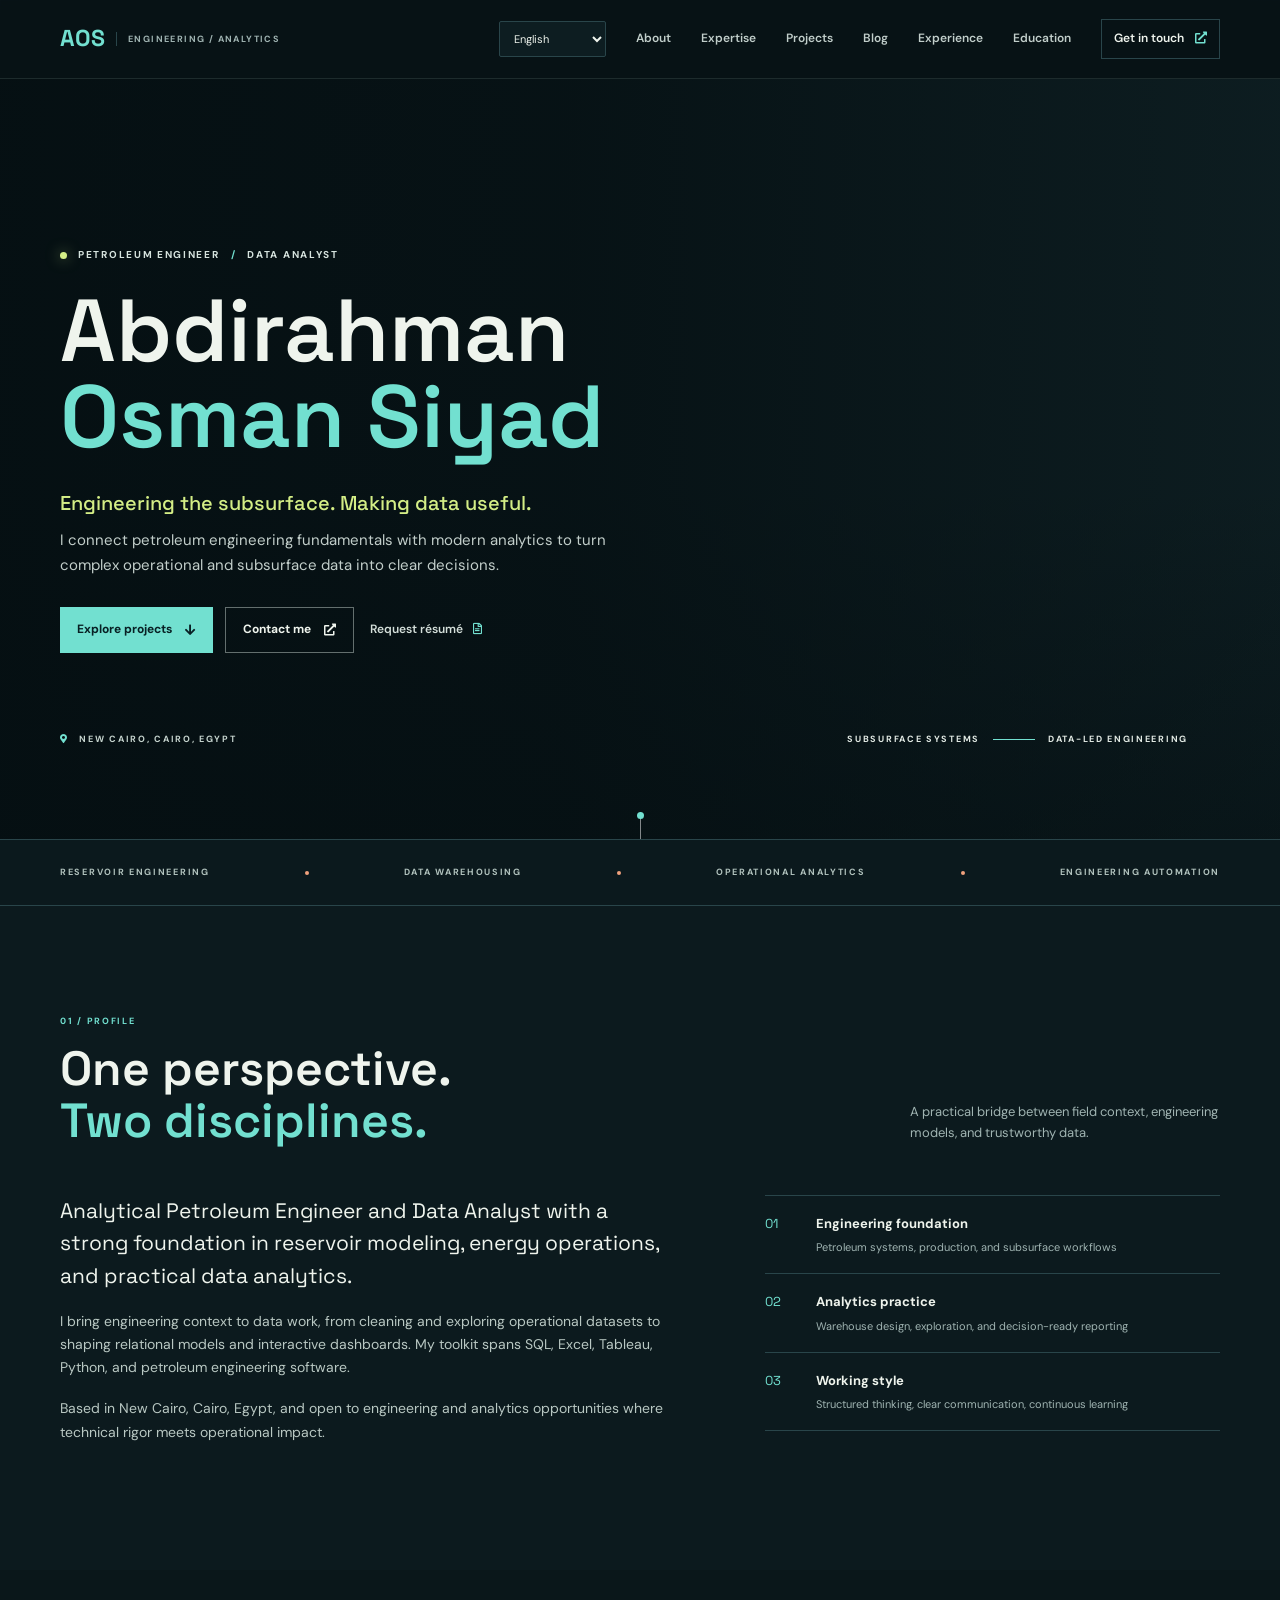
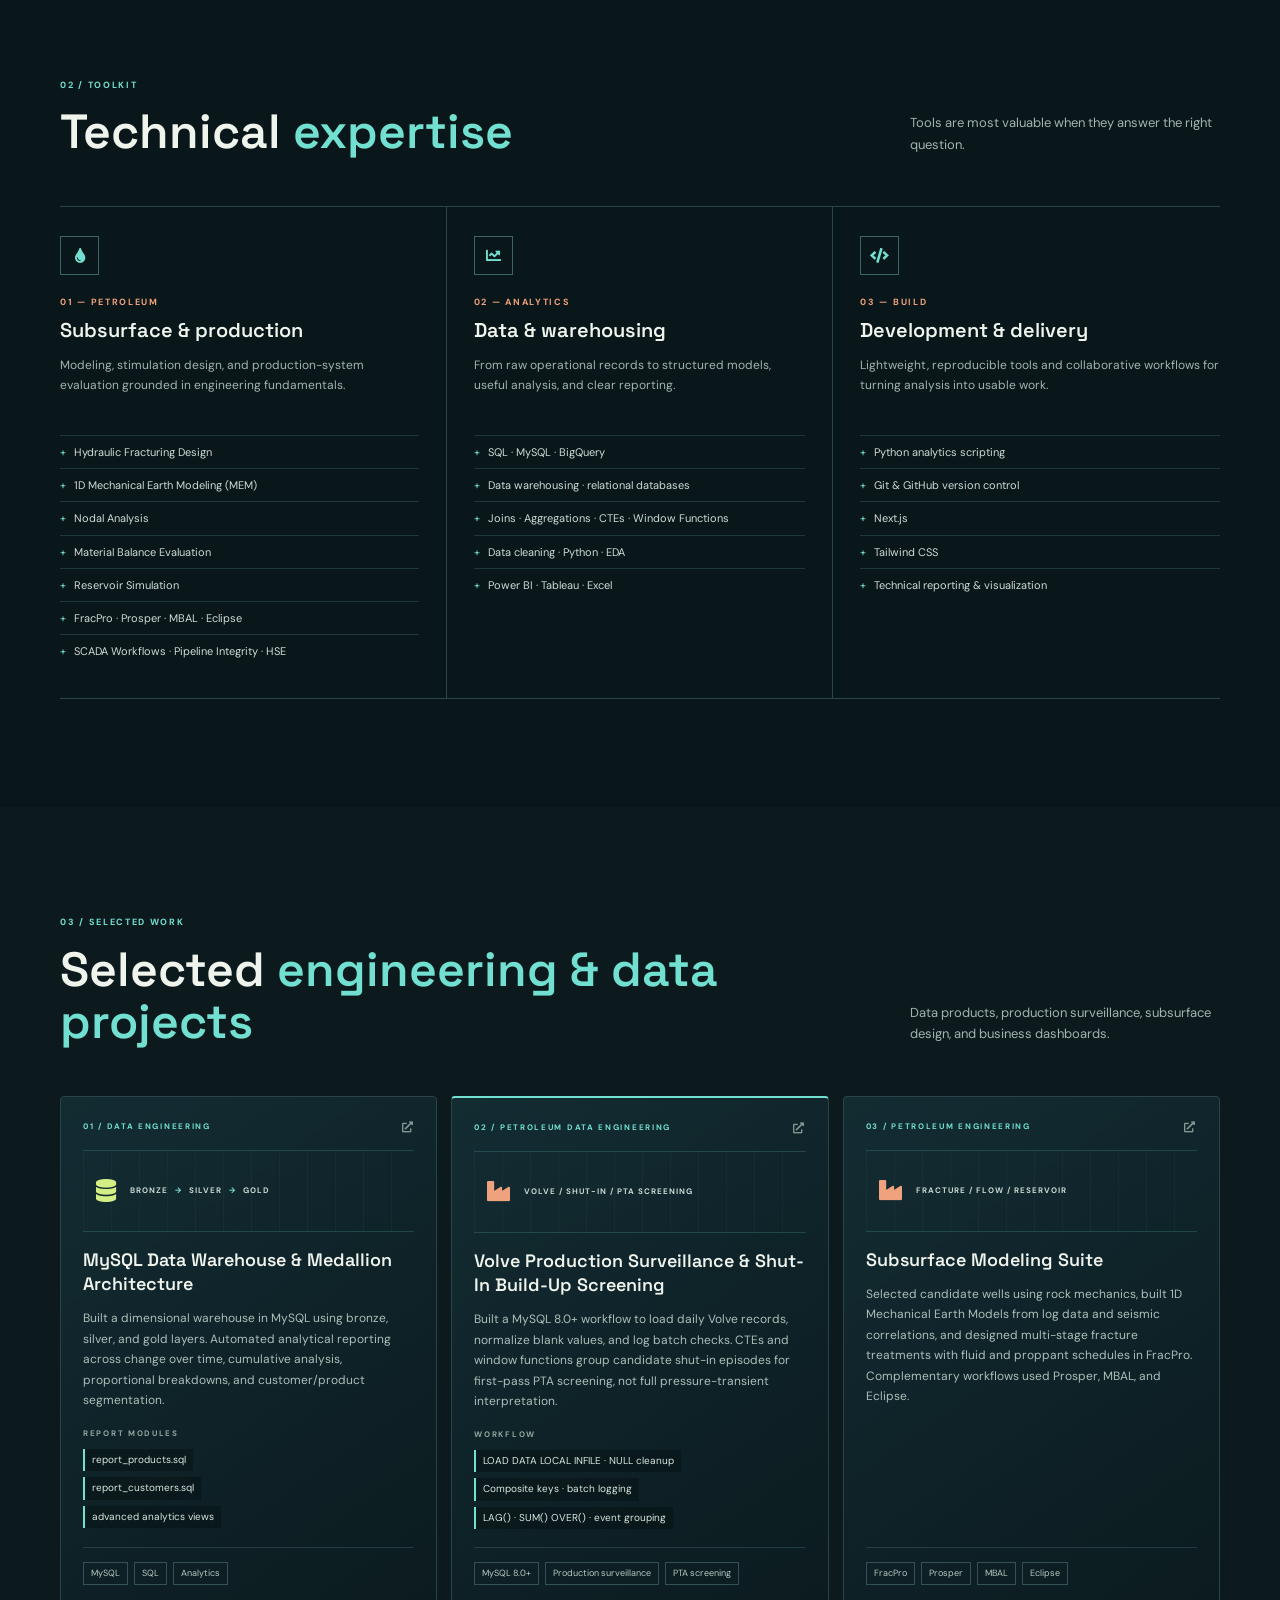
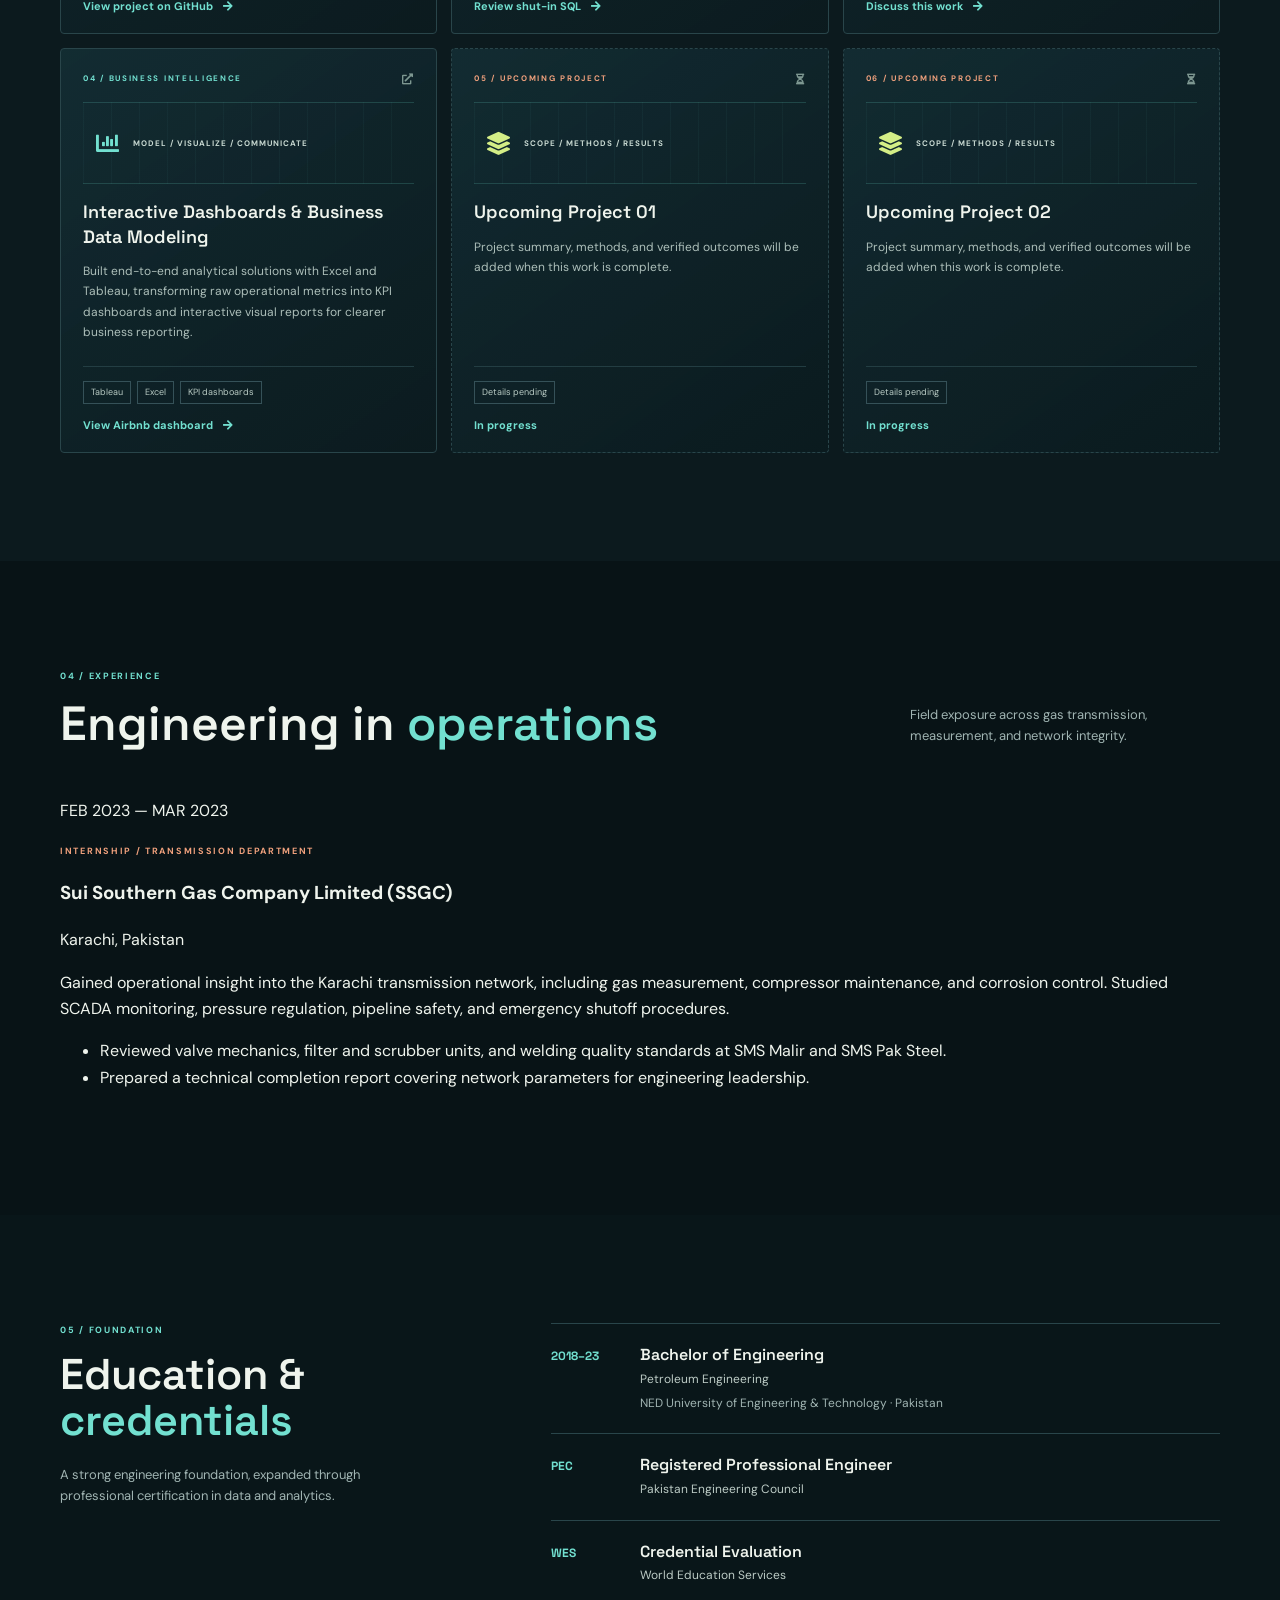
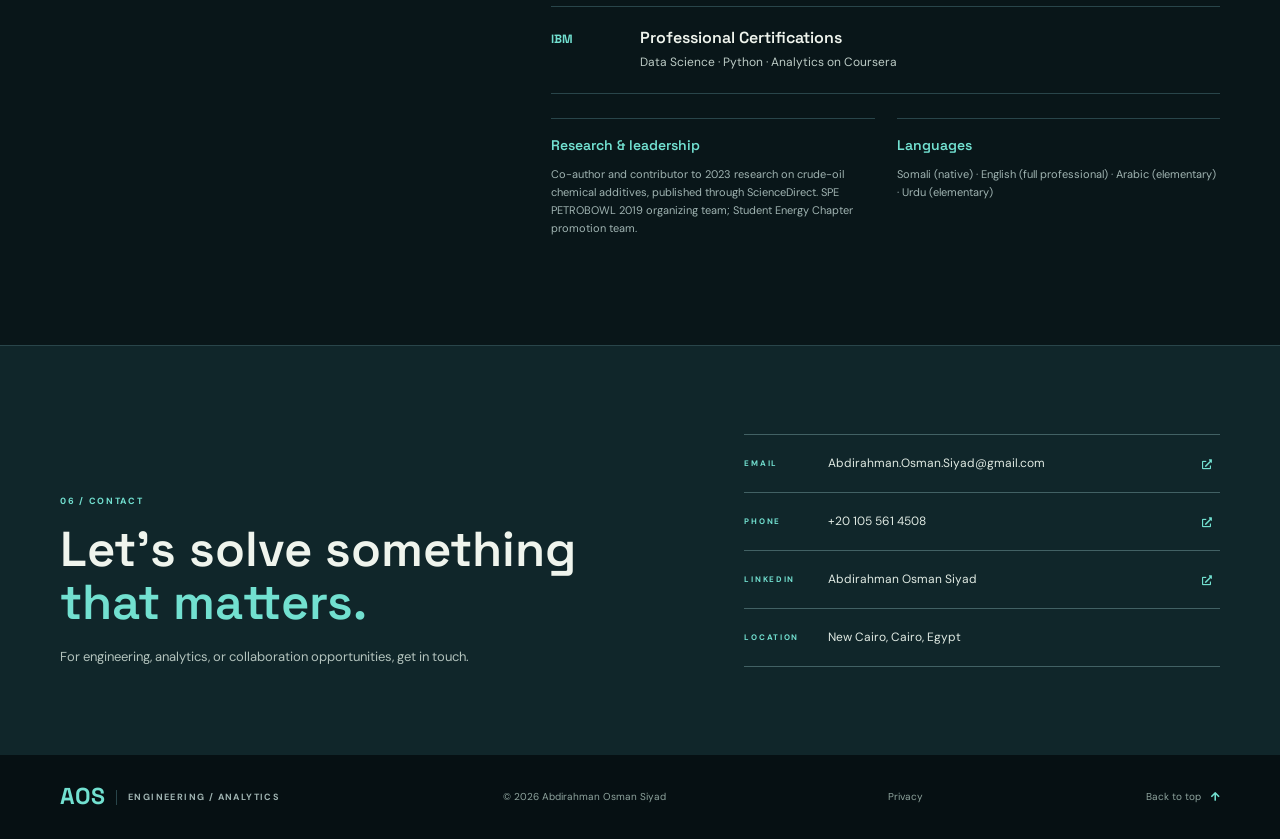
<file: index.html>
<!DOCTYPE HTML>
<!--
	Massively by HTML5 UP
	html5up.net | @ajlkn
	Free for personal and commercial use under the CCA 3.0 license (html5up.net/license)
-->
<html>
	<head>
		<title>Abdirahman Osman Siyad | Petroleum Engineer &amp; Data Analyst</title>
		<meta charset="utf-8" />
		<meta name="viewport" content="width=device-width, initial-scale=1" />
		<meta name="description" content="Abdirahman Osman Siyad is a Petroleum Engineer and Data Analyst working across subsurface engineering, data warehousing, and operational analytics." />
		<meta name="google-site-verification" content="_0EVCkomP-GRZUFk7GMnMZt69kH4Hv8LgHRkdGANCD0" />
		<meta name="theme-color" content="#081316" />
		<link rel="preconnect" href="https://fonts.googleapis.com" />
		<link rel="preconnect" href="https://fonts.gstatic.com" crossorigin />
		<link href="https://fonts.googleapis.com/css2?family=DM+Sans:wght@400;500;600;700&family=Space+Grotesk:wght@400;500;600;700&display=swap" rel="stylesheet" />
		<link rel="stylesheet" href="assets/css/fontawesome-all.min.css" />
		<link rel="stylesheet" href="assets/css/portfolio.css" />
	</head>
	<body>
		<header class="site-header">
			<div class="header-inner shell">
				<a class="wordmark" href="#top" aria-label="Abdirahman Osman Siyad, home"><span>AOS</span><small>ENGINEERING / ANALYTICS</small></a>
				<button class="nav-toggle" type="button" aria-expanded="false" aria-controls="site-nav" aria-label="Open navigation"><i class="fas fa-bars" aria-hidden="true"></i></button>
				<nav class="site-nav" id="site-nav" aria-label="Main navigation">
					<label class="language-control"><span class="visually-hidden">Choose language</span><select class="language-select" id="language-select" aria-label="Choose language"><option value="en">English</option><option value="so">Soomaali</option></select></label>
					<a href="#about">About</a>
					<a href="#expertise">Expertise</a>
					<a href="#projects">Projects</a>
					<a href="blog/">Blog</a>
					<a href="#experience">Experience</a>
					<a href="#education">Education</a>
					<a class="nav-contact" href="#contact">Get in touch <i class="fas fa-external-link-alt" aria-hidden="true"></i></a>
				</nav>
			</div>
		</header>

		<main>
			<section class="hero" id="top" aria-labelledby="hero-title">
				<div class="hero-shade" aria-hidden="true"></div>
				<div class="hero-inner shell">
					<p class="eyebrow"><span class="status-dot"></span> PETROLEUM ENGINEER <span class="eyebrow-divider">/</span> DATA ANALYST</p>
					<h1 id="hero-title">Abdirahman<br /><span>Osman Siyad</span></h1>
					<p class="hero-lede">Engineering the subsurface. Making data useful.</p>
					<p class="hero-intro">I connect petroleum engineering fundamentals with modern analytics to turn complex operational and subsurface data into clear decisions.</p>
					<div class="hero-actions">
						<a class="button button-primary" href="#projects">Explore projects <i class="fas fa-arrow-down" aria-hidden="true"></i></a>
						<a class="button button-quiet" href="#contact">Contact me <i class="fas fa-external-link-alt" aria-hidden="true"></i></a>
						<a class="resume-link" href="mailto:Abdirahman.Osman.Siyad@gmail.com?subject=Resume%20request">Request résumé <i class="far fa-file-alt" aria-hidden="true"></i></a>
					</div>
					<div class="hero-caption"><span>SUBSURFACE SYSTEMS</span><span class="caption-line"></span><span>DATA-LED ENGINEERING</span></div>
					<div class="hero-location"><i class="fas fa-map-marker-alt" aria-hidden="true"></i> NEW CAIRO, CAIRO, EGYPT</div>
				</div>
				<a class="scroll-cue" href="#about" aria-label="Scroll to about section"><span></span></a>
			</section>

			<div class="signal-strip" aria-label="Areas of focus">
				<div class="shell signal-inner"><span>RESERVOIR ENGINEERING</span><i></i><span>DATA WAREHOUSING</span><i></i><span>OPERATIONAL ANALYTICS</span><i></i><span>ENGINEERING AUTOMATION</span></div>
			</div>

			<section class="section about-section" id="about" aria-labelledby="about-title">
				<div class="shell">
					<div class="section-heading">
						<div><p class="section-kicker">01 / PROFILE</p><h2 id="about-title">One perspective.<br /><span>Two disciplines.</span></h2></div>
						<p class="heading-note">A practical bridge between field context, engineering models, and trustworthy data.</p>
					</div>
					<div class="about-grid">
						<div class="about-copy">
							<p class="lead-copy">Analytical Petroleum Engineer and Data Analyst with a strong foundation in reservoir modeling, energy operations, and practical data analytics.</p>
							<p>I bring engineering context to data work, from cleaning and exploring operational datasets to shaping relational models and interactive dashboards. My toolkit spans SQL, Excel, Tableau, Python, and petroleum engineering software.</p>
							<p>Based in New Cairo, Cairo, Egypt, and open to engineering and analytics opportunities where technical rigor meets operational impact.</p>
						</div>
						<aside class="profile-facts" aria-label="Profile facts">
							<div><span>01</span><p><strong>Engineering foundation</strong><small>Petroleum systems, production, and subsurface workflows</small></p></div>
							<div><span>02</span><p><strong>Analytics practice</strong><small>Warehouse design, exploration, and decision-ready reporting</small></p></div>
							<div><span>03</span><p><strong>Working style</strong><small>Structured thinking, clear communication, continuous learning</small></p></div>
						</aside>
					</div>
				</div>
			</section>

			<section class="section expertise-section" id="expertise" aria-labelledby="expertise-title">
				<div class="shell">
					<div class="section-heading">
						<div><p class="section-kicker">02 / TOOLKIT</p><h2 id="expertise-title">Technical <span>expertise</span></h2></div>
						<p class="heading-note">Tools are most valuable when they answer the right question.</p>
					</div>
					<div class="skills-grid">
						<article class="skill-group"><div class="skill-icon"><i class="fas fa-tint" aria-hidden="true"></i></div><p class="skill-index">01 — PETROLEUM</p><h3>Subsurface &amp; production</h3><p>Modeling, stimulation design, and production-system evaluation grounded in engineering fundamentals.</p><ul class="skill-list"><li>Hydraulic Fracturing Design</li><li>1D Mechanical Earth Modeling (MEM)</li><li>Nodal Analysis</li><li>Material Balance Evaluation</li><li>Reservoir Simulation</li><li>FracPro · Prosper · MBAL · Eclipse</li><li>SCADA Workflows · Pipeline Integrity · HSE</li></ul></article>
						<article class="skill-group"><div class="skill-icon"><i class="fas fa-chart-line" aria-hidden="true"></i></div><p class="skill-index">02 — ANALYTICS</p><h3>Data &amp; warehousing</h3><p>From raw operational records to structured models, useful analysis, and clear reporting.</p><ul class="skill-list"><li>SQL · MySQL · BigQuery</li><li>Data warehousing · relational databases</li><li>Joins · Aggregations · CTEs · Window Functions</li><li>Data cleaning · Python · EDA</li><li>Power BI · Tableau · Excel</li></ul></article>
						<article class="skill-group"><div class="skill-icon"><i class="fas fa-code" aria-hidden="true"></i></div><p class="skill-index">03 — BUILD</p><h3>Development &amp; delivery</h3><p>Lightweight, reproducible tools and collaborative workflows for turning analysis into usable work.</p><ul class="skill-list"><li>Python analytics scripting</li><li>Git &amp; GitHub version control</li><li>Next.js</li><li>Tailwind CSS</li><li>Technical reporting &amp; visualization</li></ul></article>
					</div>
				</div>
			</section>

			<section class="section projects-section" id="projects" aria-labelledby="projects-title">
				<div class="shell">
					<div class="section-heading">
						<div><p class="section-kicker">03 / SELECTED WORK</p><h2 id="projects-title">Selected <span>engineering &amp; data projects</span></h2></div>
						<p class="heading-note">Data products, production surveillance, subsurface design, and business dashboards.</p>
					</div>
					<div class="project-grid">
						<article class="project-card">
							<div class="project-topline"><span>01 / DATA ENGINEERING</span><i class="fas fa-external-link-alt" aria-hidden="true"></i></div>
							<div class="project-mark"><i class="fas fa-database" aria-hidden="true"></i><span>BRONZE <b>→</b> SILVER <b>→</b> GOLD</span></div>
							<h3>MySQL Data Warehouse &amp; Medallion Architecture</h3>
							<p>Built a dimensional warehouse in MySQL using bronze, silver, and gold layers. Automated analytical reporting across change over time, cumulative analysis, proportional breakdowns, and customer/product segmentation.</p>
							<div class="report-files"><span>REPORT MODULES</span><code>report_products.sql</code><code>report_customers.sql</code><code>advanced analytics views</code></div>
							<div class="project-footer"><ul class="tag-list"><li>MySQL</li><li>SQL</li><li>Analytics</li></ul><a class="text-link" href="https://github.com/AbdirahmanSiyad/SQL--Datawarehouse-Projects" target="_blank" rel="noopener noreferrer">View project on GitHub <i class="fas fa-arrow-right" aria-hidden="true"></i></a></div>
						</article>
						<article class="project-card project-featured">
							<div class="project-topline"><span>02 / PETROLEUM DATA ENGINEERING</span><i class="fas fa-external-link-alt" aria-hidden="true"></i></div>
							<div class="project-mark project-mark-well"><i class="fas fa-industry" aria-hidden="true"></i><span>VOLVE / SHUT-IN / PTA SCREENING</span></div>
							<h3>Volve Production Surveillance &amp; Shut-In Build-Up Screening</h3>
							<p>Built a MySQL 8.0+ workflow to load daily Volve records, normalize blank values, and log batch checks. CTEs and window functions group candidate shut-in episodes for first-pass PTA screening, not full pressure-transient interpretation.</p>
							<div class="report-files"><span>WORKFLOW</span><code>LOAD DATA LOCAL INFILE · NULL cleanup</code><code>Composite keys · batch logging</code><code>LAG() · SUM() OVER() · event grouping</code></div>
							<div class="project-footer"><ul class="tag-list"><li>MySQL 8.0+</li><li>Production surveillance</li><li>PTA screening</li></ul><a class="text-link" href="https://github.com/AbdirahmanSiyad/SQL-Petroleum-surveillance-completion/blob/main/Project%201%20volve_production_shut_in_surveillance/Analytics/isolate_shut_in_buildup_events.sql" target="_blank" rel="noopener noreferrer">Review shut-in SQL <i class="fas fa-arrow-right" aria-hidden="true"></i></a></div>
						</article>
						<article class="project-card">
							<div class="project-topline"><span>03 / PETROLEUM ENGINEERING</span><i class="fas fa-external-link-alt" aria-hidden="true"></i></div>
							<div class="project-mark project-mark-well"><i class="fas fa-industry" aria-hidden="true"></i><span>FRACTURE / FLOW / RESERVOIR</span></div>
							<h3>Subsurface Modeling Suite</h3>
							<p>Selected candidate wells using rock mechanics, built 1D Mechanical Earth Models from log data and seismic correlations, and designed multi-stage fracture treatments with fluid and proppant schedules in FracPro. Complementary workflows used Prosper, MBAL, and Eclipse.</p>
							<div class="project-footer"><ul class="tag-list"><li>FracPro</li><li>Prosper</li><li>MBAL</li><li>Eclipse</li></ul><a class="text-link" href="mailto:Abdirahman.Osman.Siyad@gmail.com?subject=Subsurface%20modeling%20project">Discuss this work <i class="fas fa-arrow-right" aria-hidden="true"></i></a></div>
						</article>
						<article class="project-card">
							<div class="project-topline"><span>04 / BUSINESS INTELLIGENCE</span><i class="fas fa-external-link-alt" aria-hidden="true"></i></div>
							<div class="project-mark project-mark-network"><i class="fas fa-chart-bar" aria-hidden="true"></i><span>MODEL / VISUALIZE / COMMUNICATE</span></div>
							<h3>Interactive Dashboards &amp; Business Data Modeling</h3>
							<p>Built end-to-end analytical solutions with Excel and Tableau, transforming raw operational metrics into KPI dashboards and interactive visual reports for clearer business reporting.</p>
							<div class="project-footer"><ul class="tag-list"><li>Tableau</li><li>Excel</li><li>KPI dashboards</li></ul><a class="text-link" href="https://public.tableau.com/app/profile/abdirahman.osman.siyad/viz/AirbnbFullProject_17839716861810/Dashboard1" target="_blank" rel="noopener noreferrer">View Airbnb dashboard <i class="fas fa-arrow-right" aria-hidden="true"></i></a></div>
						</article>
						<!-- Replace this placeholder when upcoming project 01 is ready. -->
						<article class="project-card project-upcoming">
							<div class="project-topline"><span>05 / UPCOMING PROJECT</span><i class="fas fa-hourglass-half" aria-hidden="true"></i></div>
							<div class="project-mark"><i class="fas fa-layer-group" aria-hidden="true"></i><span>SCOPE / METHODS / RESULTS</span></div>
							<h3>Upcoming Project 01</h3>
							<p>Project summary, methods, and verified outcomes will be added when this work is complete.</p>
							<div class="project-footer"><ul class="tag-list"><li>Details pending</li></ul><span class="text-link">In progress</span></div>
						</article>
						<!-- Replace this placeholder when upcoming project 02 is ready. -->
						<article class="project-card project-upcoming">
							<div class="project-topline"><span>06 / UPCOMING PROJECT</span><i class="fas fa-hourglass-half" aria-hidden="true"></i></div>
							<div class="project-mark"><i class="fas fa-layer-group" aria-hidden="true"></i><span>SCOPE / METHODS / RESULTS</span></div>
							<h3>Upcoming Project 02</h3>
							<p>Project summary, methods, and verified outcomes will be added when this work is complete.</p>
							<div class="project-footer"><ul class="tag-list"><li>Details pending</li></ul><span class="text-link">In progress</span></div>
						</article>
					</div>
				</div>
			</section>

			<section class="section experience-section" id="experience" aria-labelledby="experience-title">
				<div class="shell">
					<div class="section-heading">
						<div><p class="section-kicker">04 / EXPERIENCE</p><h2 id="experience-title">Engineering in <span>operations</span></h2></div>
						<p class="heading-note">Field exposure across gas transmission, measurement, and network integrity.</p>
					</div>
					<article class="experience-entry">
						<div class="experience-date">FEB 2023 <span>—</span> MAR 2023</div>
						<div class="experience-copy">
							<p class="skill-index">INTERNSHIP / TRANSMISSION DEPARTMENT</p>
							<h3>Sui Southern Gas Company Limited <span>(SSGC)</span></h3>
							<p class="experience-location">Karachi, Pakistan</p>
							<p>Gained operational insight into the Karachi transmission network, including gas measurement, compressor maintenance, and corrosion control. Studied SCADA monitoring, pressure regulation, pipeline safety, and emergency shutoff procedures.</p>
							<ul class="experience-highlights"><li>Reviewed valve mechanics, filter and scrubber units, and welding quality standards at SMS Malir and SMS Pak Steel.</li><li>Prepared a technical completion report covering network parameters for engineering leadership.</li></ul>
						</div>
					</article>
				</div>
			</section>

			<section class="section education-section" id="education" aria-labelledby="education-title">
				<div class="shell education-grid">
					<div><p class="section-kicker">05 / FOUNDATION</p><h2 id="education-title">Education &amp;<br /><span>credentials</span></h2><p class="education-intro">A strong engineering foundation, expanded through professional certification in data and analytics.</p></div>
					<div class="education-content">
						<div class="education-items">
							<article class="education-item"><span class="education-year">2018–23</span><div><h3>Bachelor of Engineering</h3><p>Petroleum Engineering</p><small>NED University of Engineering &amp; Technology · Pakistan</small></div></article>
							<article class="education-item"><span class="education-year">PEC</span><div><h3>Registered Professional Engineer</h3><p>Pakistan Engineering Council</p></div></article>
							<article class="education-item"><span class="education-year">WES</span><div><h3>Credential Evaluation</h3><p>World Education Services</p></div></article>
							<article class="education-item"><span class="education-year">IBM</span><div><h3>Professional Certifications</h3><p>Data Science · Python · Analytics on Coursera</p></div></article>
						</div>
						<div class="education-extras">
							<div><h3>Research &amp; leadership</h3><p>Co-author and contributor to 2023 research on crude-oil chemical additives, published through ScienceDirect. SPE PETROBOWL 2019 organizing team; Student Energy Chapter promotion team.</p></div>
							<div><h3>Languages</h3><p>Somali (native) · English (full professional) · Arabic (elementary) · Urdu (elementary)</p></div>
						</div>
					</div>
				</div>
			</section>

			<section class="contact-section" id="contact" aria-labelledby="contact-title">
				<div class="shell contact-inner">
					<div><p class="section-kicker">06 / CONTACT</p><h2 id="contact-title">Let’s solve something<br /><span>that matters.</span></h2><p class="contact-copy">For engineering, analytics, or collaboration opportunities, get in touch.</p></div>
					<div class="contact-links"><a href="mailto:Abdirahman.Osman.Siyad@gmail.com"><span>EMAIL</span>Abdirahman.Osman.Siyad@gmail.com<i class="fas fa-external-link-alt" aria-hidden="true"></i></a><a href="tel:+201055614508"><span>PHONE</span>+20 105 561 4508<i class="fas fa-external-link-alt" aria-hidden="true"></i></a><a href="https://eg.linkedin.com/in/abdirahman-osman-siyad-96b083290" target="_blank" rel="noopener noreferrer"><span>LINKEDIN</span>Abdirahman Osman Siyad<i class="fas fa-external-link-alt" aria-hidden="true"></i></a><p><span>LOCATION</span>New Cairo, Cairo, Egypt</p></div>
				</div>
			</section>
		</main>

		<footer class="site-footer"><div class="shell footer-inner"><a class="wordmark" href="#top"><span>AOS</span><small>ENGINEERING / ANALYTICS</small></a><p>© <span id="year">2026</span> Abdirahman Osman Siyad</p><a class="back-to-top" href="privacy.html">Privacy</a><a class="back-to-top" href="#top">Back to top <i class="fas fa-arrow-up" aria-hidden="true"></i></a></div></footer>
		<script src="assets/js/language.js"></script>
		<script>
			const navToggle = document.querySelector('.nav-toggle');
			const siteNav = document.querySelector('.site-nav');

			navToggle.addEventListener('click', () => {
				const isOpen = navToggle.getAttribute('aria-expanded') === 'true';
				navToggle.setAttribute('aria-expanded', String(!isOpen));
				navToggle.setAttribute('aria-label', isOpen ? 'Open navigation' : 'Close navigation');
				navToggle.innerHTML = `<i class="fas ${isOpen ? 'fa-bars' : 'fa-times'}" aria-hidden="true"></i>`;
				siteNav.classList.toggle('is-open', !isOpen);
			});

			siteNav.querySelectorAll('a').forEach((link) => {
				link.addEventListener('click', () => {
					navToggle.setAttribute('aria-expanded', 'false');
					navToggle.setAttribute('aria-label', 'Open navigation');
					navToggle.innerHTML = '<i class="fas fa-bars" aria-hidden="true"></i>';
					siteNav.classList.remove('is-open');
				});
			});
		</script>
	</body>
</html>
</file>
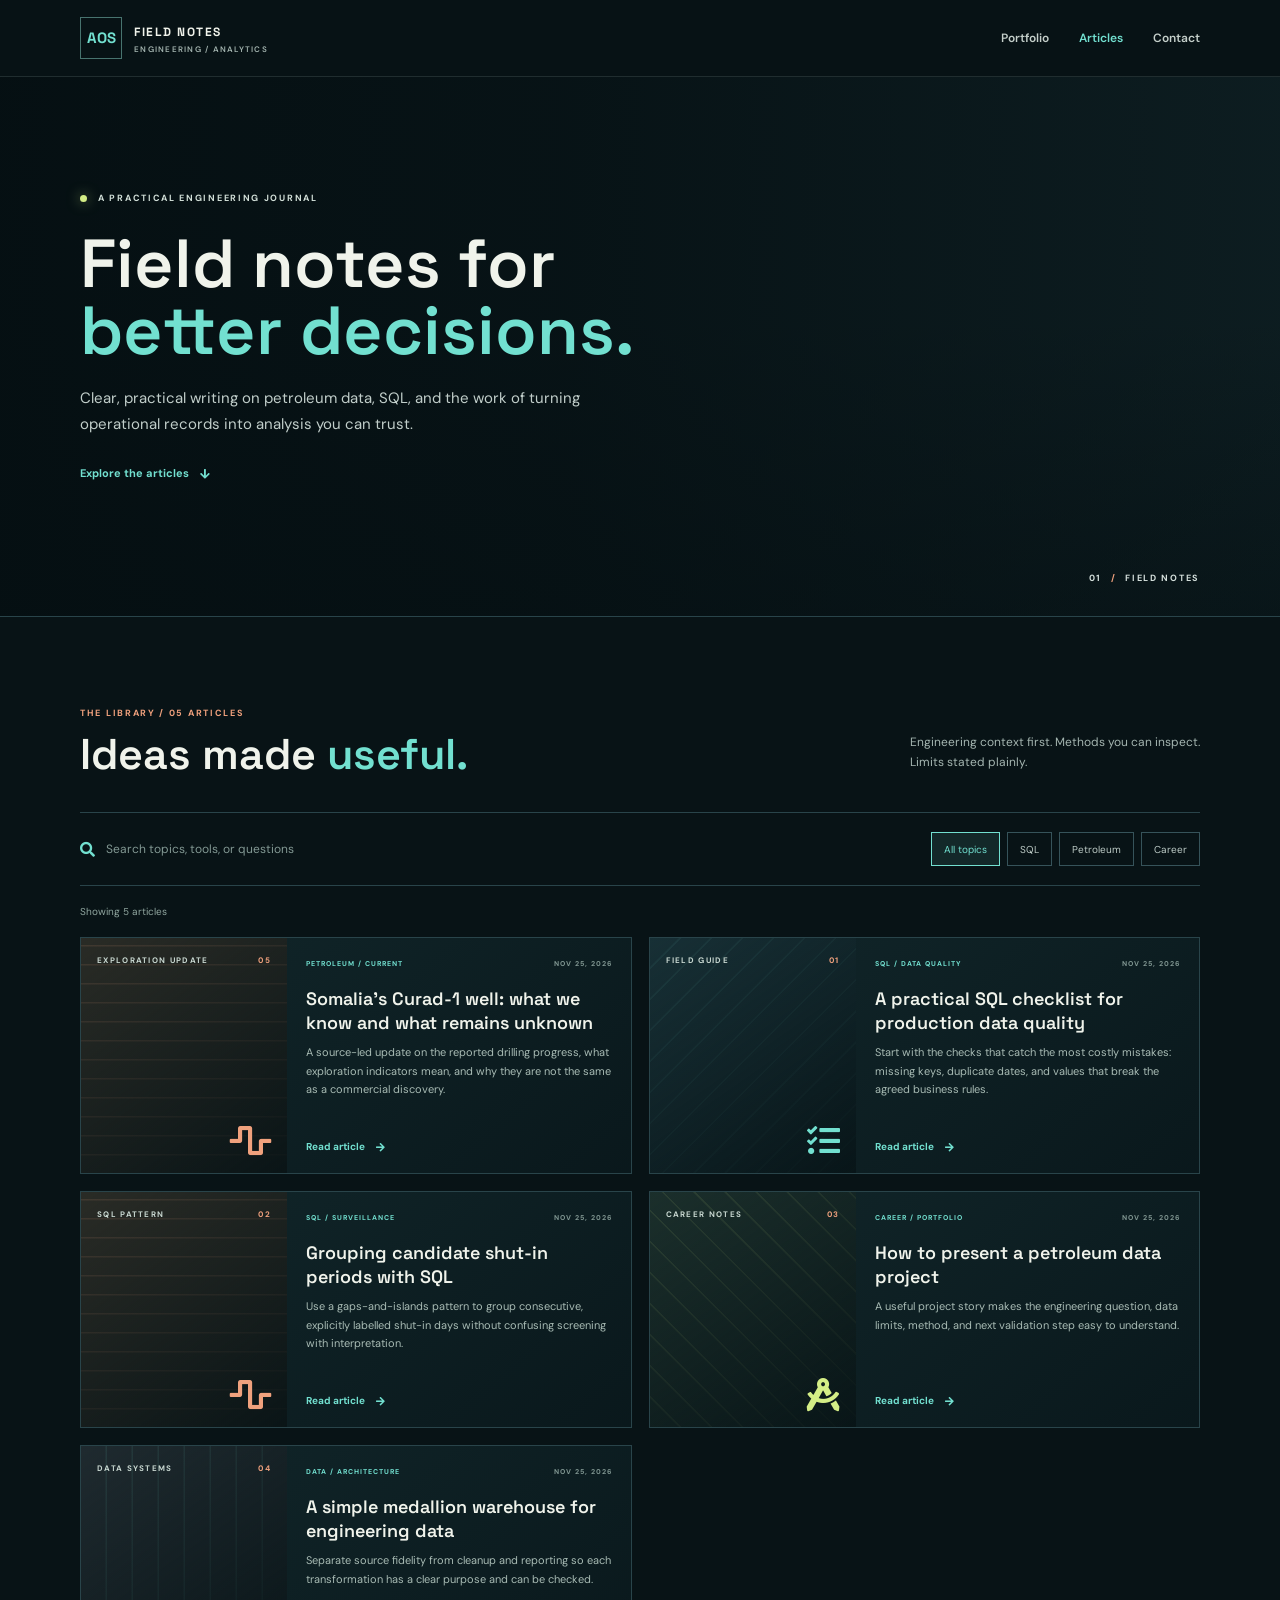
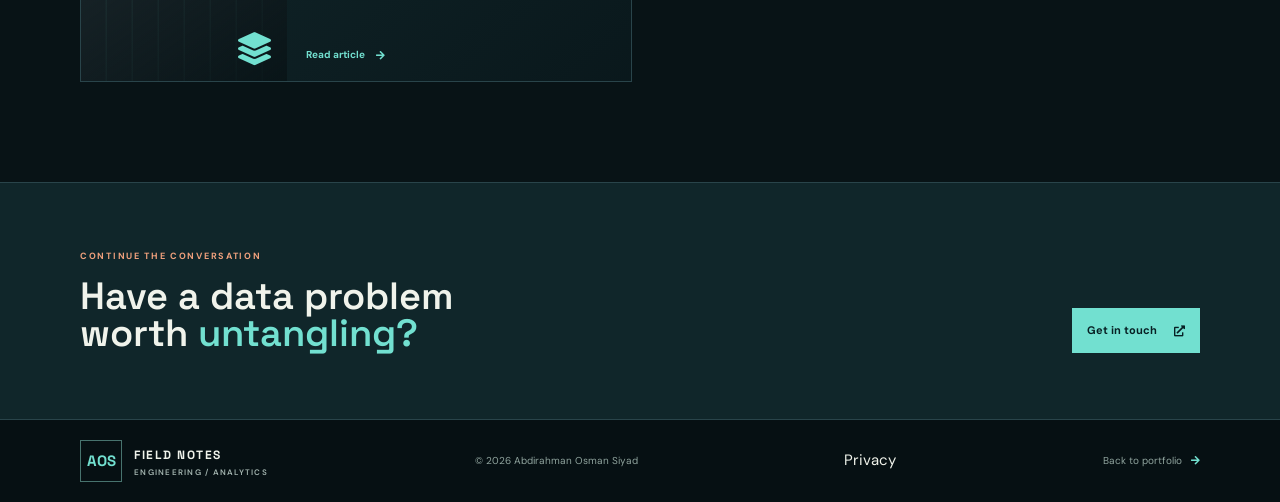
<file: blog/index.html>
<!DOCTYPE html>
<html lang="en">
<head>
	<meta charset="utf-8" />
	<meta name="viewport" content="width=device-width, initial-scale=1" />
	<title>Field Notes on Petroleum Data &amp; SQL | Abdirahman Osman Siyad</title>
	<meta name="description" content="Practical notes on petroleum data, SQL, production surveillance, data quality, and building an analytics portfolio by Abdirahman Osman Siyad." />
	<meta name="theme-color" content="#081316" />
	<meta property="og:type" content="website" />
	<meta property="og:title" content="Field Notes on Petroleum Data &amp; SQL" />
	<meta property="og:description" content="Practical engineering and analytics notes from Abdirahman Osman Siyad." />
	<meta property="og:url" content="https://abdirahmansiyad.github.io/blog/" />
	<link rel="canonical" href="https://abdirahmansiyad.github.io/blog/" />
	<link rel="alternate" type="application/rss+xml" title="Field Notes RSS Feed" href="feed.xml" />
	<link rel="preconnect" href="https://fonts.googleapis.com" />
	<link rel="preconnect" href="https://fonts.gstatic.com" crossorigin />
	<link href="https://fonts.googleapis.com/css2?family=DM+Sans:wght@400;500;600;700&family=Space+Grotesk:wght@400;500;600;700&display=swap" rel="stylesheet" />
	<link rel="stylesheet" href="../assets/css/fontawesome-all.min.css" />
	<link rel="stylesheet" href="../assets/css/blog.css" />
</head>
<body>
	<header class="journal-header">
		<div class="journal-shell header-row">
			<a class="journal-brand" href="../index.html"><span class="brand-mark">AOS</span><span>FIELD NOTES<small>ENGINEERING / ANALYTICS</small></span></a>
			<nav aria-label="Main navigation"><a href="../index.html">Portfolio</a><a class="active" href="./">Articles</a><a href="../index.html#contact">Contact</a></nav>
		</div>
	</header>
	<main>
		<section class="journal-hero">
			<div class="hero-image" role="img" aria-label="Industrial processing facility at dusk"></div>
			<div class="journal-shell hero-copy">
				<p class="eyebrow"><span></span> A PRACTICAL ENGINEERING JOURNAL</p>
				<h1>Field notes for<br /><em>better decisions.</em></h1>
				<p>Clear, practical writing on petroleum data, SQL, and the work of turning operational records into analysis you can trust.</p>
				<a class="hero-link" href="#latest">Explore the articles <i class="fas fa-arrow-down" aria-hidden="true"></i></a>
			</div>
			<div class="hero-index">01 <span>/</span> FIELD NOTES</div>
		</section>
		<section class="journal-shell latest-section" id="latest" aria-labelledby="latest-title">
			<div class="section-intro">
				<div><p class="section-label">THE LIBRARY / 05 ARTICLES</p><h2 id="latest-title">Ideas made <em>useful.</em></h2></div>
				<p>Engineering context first. Methods you can inspect. Limits stated plainly.</p>
			</div>
			<div class="library-tools">
				<label class="search-box"><i class="fas fa-search" aria-hidden="true"></i><span class="visually-hidden">Search articles</span><input id="article-search" type="search" placeholder="Search topics, tools, or questions" autocomplete="off" /></label>
				<div class="category-filters" aria-label="Filter by category">
					<button type="button" class="filter-button selected" data-filter="all" aria-pressed="true">All topics</button>
					<button type="button" class="filter-button" data-filter="sql" aria-pressed="false">SQL</button>
					<button type="button" class="filter-button" data-filter="petroleum" aria-pressed="false">Petroleum</button>
					<button type="button" class="filter-button" data-filter="career" aria-pressed="false">Career</button>
				</div>
			</div>
			<p class="result-count" id="result-count" aria-live="polite">Showing 5 articles</p>
			<div class="article-grid" id="article-grid">
				<article class="article-card article-featured" data-category="petroleum" data-search="Somalia Curad-1 offshore exploration 2026 drilling update what know unknown commercial discovery well status TPAO oil">
					<a class="article-cover cover-events" href="posts/somalia-curad-1-what-we-know.html" aria-label="Read: Somalia’s Curad-1 well: what we know and what remains unknown"><span>EXPLORATION UPDATE <b>05</b></span><i class="fas fa-wave-square" aria-hidden="true"></i></a>
					<div class="article-card-copy"><div class="article-meta"><span>PETROLEUM / CURRENT</span><time datetime="2026-11-25">NOV 25, 2026</time></div><h3><a href="posts/somalia-curad-1-what-we-know.html">Somalia’s Curad-1 well: what we know and what remains unknown</a></h3><p>A source-led update on the reported drilling progress, what exploration indicators mean, and why they are not the same as a commercial discovery.</p><a class="read-link" href="posts/somalia-curad-1-what-we-know.html">Read article <i class="fas fa-arrow-right" aria-hidden="true"></i></a></div>
				</article>
				<article class="article-card article-featured" data-category="sql petroleum" data-search="production data quality sql missing values duplicate records validation petroleum analytics">
					<a class="article-cover cover-quality" href="posts/sql-production-data-quality.html" aria-label="Read: A practical SQL checklist for production data quality"><span>FIELD GUIDE <b>01</b></span><i class="fas fa-tasks" aria-hidden="true"></i></a>
					<div class="article-card-copy"><div class="article-meta"><span>SQL / DATA QUALITY</span><time datetime="2026-11-25">NOV 25, 2026</time></div><h3><a href="posts/sql-production-data-quality.html">A practical SQL checklist for production data quality</a></h3><p>Start with the checks that catch the most costly mistakes: missing keys, duplicate dates, and values that break the agreed business rules.</p><a class="read-link" href="posts/sql-production-data-quality.html">Read article <i class="fas fa-arrow-right" aria-hidden="true"></i></a></div>
				</article>
				<article class="article-card" data-category="sql petroleum" data-search="group shut-in events sql window functions production surveillance screening volatile periods well data">
					<a class="article-cover cover-events" href="posts/grouping-shut-in-events-with-sql.html" aria-label="Read: Grouping candidate shut-in periods with SQL"><span>SQL PATTERN <b>02</b></span><i class="fas fa-wave-square" aria-hidden="true"></i></a>
					<div class="article-card-copy"><div class="article-meta"><span>SQL / SURVEILLANCE</span><time datetime="2026-11-25">NOV 25, 2026</time></div><h3><a href="posts/grouping-shut-in-events-with-sql.html">Grouping candidate shut-in periods with SQL</a></h3><p>Use a gaps-and-islands pattern to group consecutive, explicitly labelled shut-in days without confusing screening with interpretation.</p><a class="read-link" href="posts/grouping-shut-in-events-with-sql.html">Read article <i class="fas fa-arrow-right" aria-hidden="true"></i></a></div>
				</article>
				<article class="article-card" data-category="petroleum career" data-search="petroleum engineer analytics portfolio explain project data career technical communication">
					<a class="article-cover cover-portfolio" href="posts/petroleum-engineering-data-portfolio.html" aria-label="Read: How to present a petroleum data project"><span>CAREER NOTES <b>03</b></span><i class="fas fa-drafting-compass" aria-hidden="true"></i></a>
					<div class="article-card-copy"><div class="article-meta"><span>CAREER / PORTFOLIO</span><time datetime="2026-11-25">NOV 25, 2026</time></div><h3><a href="posts/petroleum-engineering-data-portfolio.html">How to present a petroleum data project</a></h3><p>A useful project story makes the engineering question, data limits, method, and next validation step easy to understand.</p><a class="read-link" href="posts/petroleum-engineering-data-portfolio.html">Read article <i class="fas fa-arrow-right" aria-hidden="true"></i></a></div>
				</article>
				<article class="article-card" data-category="sql petroleum" data-search="medallion data warehouse raw staging curated analytics engineering source lineage transformations">
					<a class="article-cover cover-warehouse" href="posts/medallion-warehouse-for-engineering-data.html" aria-label="Read: A simple medallion warehouse for engineering data"><span>DATA SYSTEMS <b>04</b></span><i class="fas fa-layer-group" aria-hidden="true"></i></a>
					<div class="article-card-copy"><div class="article-meta"><span>DATA / ARCHITECTURE</span><time datetime="2026-11-25">NOV 25, 2026</time></div><h3><a href="posts/medallion-warehouse-for-engineering-data.html">A simple medallion warehouse for engineering data</a></h3><p>Separate source fidelity from cleanup and reporting so each transformation has a clear purpose and can be checked.</p><a class="read-link" href="posts/medallion-warehouse-for-engineering-data.html">Read article <i class="fas fa-arrow-right" aria-hidden="true"></i></a></div>
				</article>
			</div>
			<p class="empty-state" id="empty-state" hidden>No articles match that search. Try another term or choose “All topics.”</p>
		</section>
		<section class="contact-band">
			<div class="journal-shell contact-band-inner"><div><p class="section-label">CONTINUE THE CONVERSATION</p><h2>Have a data problem<br />worth <em>untangling?</em></h2></div><a class="contact-button" href="mailto:Abdirahman.Osman.Siyad@gmail.com?subject=Petroleum%20data%20and%20analytics">Get in touch <i class="fas fa-external-link-alt" aria-hidden="true"></i></a></div>
		</section>
	</main>
	<footer class="journal-footer"><div class="journal-shell footer-row"><a class="journal-brand" href="../index.html"><span class="brand-mark">AOS</span><span>FIELD NOTES<small>ENGINEERING / ANALYTICS</small></span></a><p>© 2026 Abdirahman Osman Siyad</p><a href="../privacy.html">Privacy</a><a href="../index.html">Back to portfolio <i class="fas fa-arrow-right" aria-hidden="true"></i></a></div></footer>
	<script>
		const searchInput = document.querySelector('#article-search');
		const filterButtons = [...document.querySelectorAll('.filter-button')];
		const articleCards = [...document.querySelectorAll('.article-card')];
		const resultCount = document.querySelector('#result-count');
		const emptyState = document.querySelector('#empty-state');
		let activeFilter = 'all';

		function updateArticles() {
			const query = searchInput.value.trim().toLowerCase();
			let visibleCount = 0;

			articleCards.forEach((card) => {
				const matchesCategory = activeFilter === 'all' || card.dataset.category.split(' ').includes(activeFilter);
				const matchesSearch = !query || `${card.dataset.search} ${card.textContent}`.toLowerCase().includes(query);
				const isVisible = matchesCategory && matchesSearch;
				card.hidden = !isVisible;
				if (isVisible) visibleCount += 1;
			});

			resultCount.textContent = `Showing ${visibleCount} ${visibleCount === 1 ? 'article' : 'articles'}`;
			emptyState.hidden = visibleCount !== 0;
		}

		searchInput.addEventListener('input', updateArticles);
		filterButtons.forEach((button) => {
			button.addEventListener('click', () => {
				activeFilter = button.dataset.filter;
				filterButtons.forEach((item) => {
					const isSelected = item === button;
					item.classList.toggle('selected', isSelected);
					item.setAttribute('aria-pressed', String(isSelected));
				});
				updateArticles();
			});
		});
	</script>
</body>
</html>
</file>
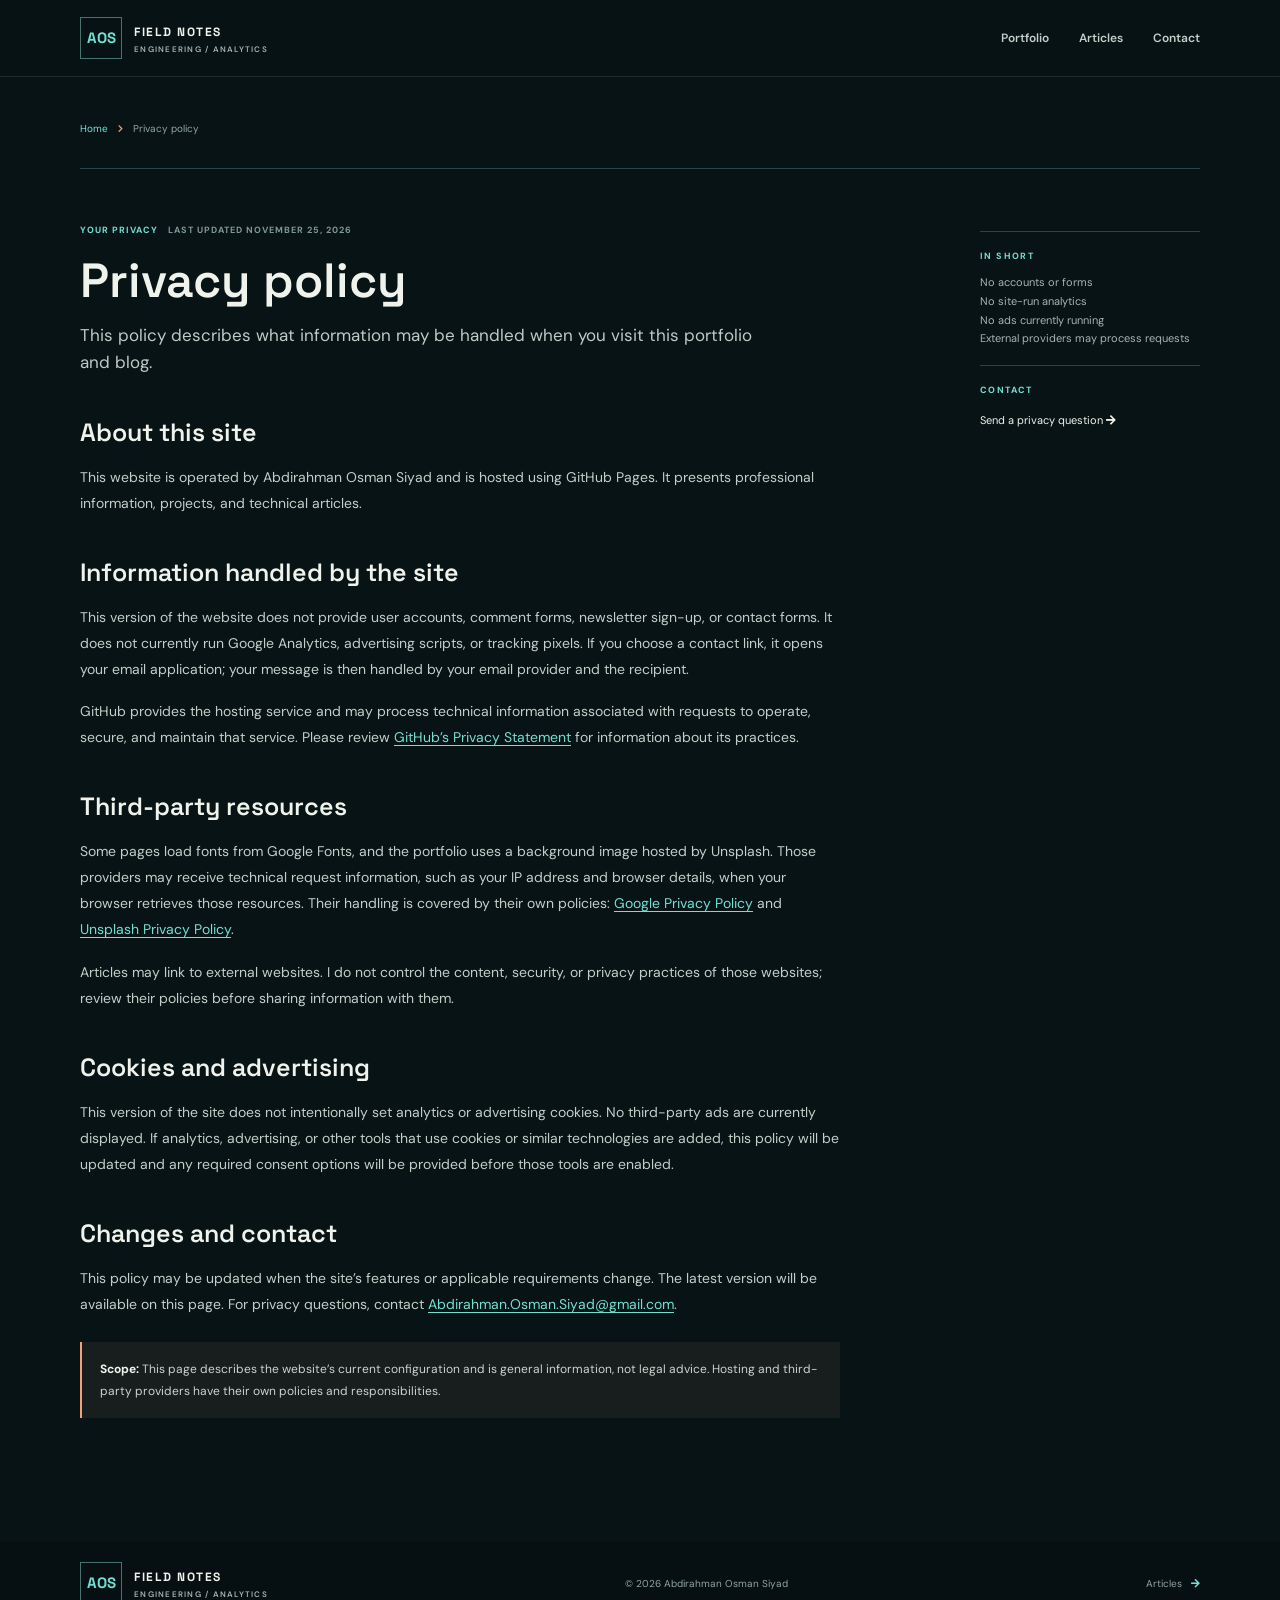
<file: privacy.html>
<!DOCTYPE html>
<html lang="en">
<head>
	<meta charset="utf-8" /><meta name="viewport" content="width=device-width, initial-scale=1" />
	<title>Privacy Policy | Abdirahman Osman Siyad</title>
	<meta name="description" content="Privacy information for Abdirahman Osman Siyad’s portfolio and Field Notes website." />
	<meta name="theme-color" content="#081316" /><link rel="canonical" href="https://abdirahmansiyad.github.io/privacy.html" />
	<link rel="preconnect" href="https://fonts.googleapis.com" /><link rel="preconnect" href="https://fonts.gstatic.com" crossorigin /><link href="https://fonts.googleapis.com/css2?family=DM+Sans:wght@400;500;600;700&family=Space+Grotesk:wght@400;500;600;700&display=swap" rel="stylesheet" /><link rel="stylesheet" href="assets/css/fontawesome-all.min.css" /><link rel="stylesheet" href="assets/css/blog.css" />
</head>
<body>
	<header class="journal-header"><div class="journal-shell header-row"><a class="journal-brand" href="index.html"><span class="brand-mark">AOS</span><span>FIELD NOTES<small>ENGINEERING / ANALYTICS</small></span></a><nav aria-label="Main navigation"><a href="index.html">Portfolio</a><a href="blog/">Articles</a><a href="index.html#contact">Contact</a></nav></div></header>
	<main><div class="journal-shell article-top"><nav class="breadcrumb" aria-label="Breadcrumb"><a href="index.html">Home</a><i class="fas fa-chevron-right" aria-hidden="true"></i><span>Privacy policy</span></nav></div>
		<div class="journal-shell article-layout"><article class="article-main"><header class="article-heading"><div class="article-meta"><span>YOUR PRIVACY</span><time datetime="2026-11-25">LAST UPDATED NOVEMBER 25, 2026</time></div><h1>Privacy policy</h1><p class="article-deck">This policy describes what information may be handled when you visit this portfolio and blog.</p></header>
			<div class="article-body"><h2>About this site</h2><p>This website is operated by Abdirahman Osman Siyad and is hosted using GitHub Pages. It presents professional information, projects, and technical articles.</p>
			<h2>Information handled by the site</h2><p>This version of the website does not provide user accounts, comment forms, newsletter sign-up, or contact forms. It does not currently run Google Analytics, advertising scripts, or tracking pixels. If you choose a contact link, it opens your email application; your message is then handled by your email provider and the recipient.</p><p>GitHub provides the hosting service and may process technical information associated with requests to operate, secure, and maintain that service. Please review <a href="https://docs.github.com/en/site-policy/privacy-policies/github-general-privacy-statement" target="_blank" rel="noopener noreferrer">GitHub’s Privacy Statement</a> for information about its practices.</p>
			<h2>Third-party resources</h2><p>Some pages load fonts from Google Fonts, and the portfolio uses a background image hosted by Unsplash. Those providers may receive technical request information, such as your IP address and browser details, when your browser retrieves those resources. Their handling is covered by their own policies: <a href="https://policies.google.com/privacy" target="_blank" rel="noopener noreferrer">Google Privacy Policy</a> and <a href="https://unsplash.com/privacy" target="_blank" rel="noopener noreferrer">Unsplash Privacy Policy</a>.</p><p>Articles may link to external websites. I do not control the content, security, or privacy practices of those websites; review their policies before sharing information with them.</p>
			<h2>Cookies and advertising</h2><p>This version of the site does not intentionally set analytics or advertising cookies. No third-party ads are currently displayed. If analytics, advertising, or other tools that use cookies or similar technologies are added, this policy will be updated and any required consent options will be provided before those tools are enabled.</p>
			<h2>Changes and contact</h2><p>This policy may be updated when the site’s features or applicable requirements change. The latest version will be available on this page. For privacy questions, contact <a href="mailto:Abdirahman.Osman.Siyad@gmail.com?subject=Privacy%20question">Abdirahman.Osman.Siyad@gmail.com</a>.</p><div class="article-note"><strong>Scope:</strong> This page describes the website’s current configuration and is general information, not legal advice. Hosting and third-party providers have their own policies and responsibilities.</div></div></article>
			<aside class="article-aside" aria-label="Privacy details"><div class="aside-block"><h2>IN SHORT</h2><p>No accounts or forms<br />No site-run analytics<br />No ads currently running<br />External providers may process requests</p></div><div class="aside-block"><h2>CONTACT</h2><a href="mailto:Abdirahman.Osman.Siyad@gmail.com?subject=Privacy%20question">Send a privacy question <i class="fas fa-arrow-right" aria-hidden="true"></i></a></div></aside>
		</div>
	</main>
	<footer class="journal-footer"><div class="journal-shell footer-row"><a class="journal-brand" href="index.html"><span class="brand-mark">AOS</span><span>FIELD NOTES<small>ENGINEERING / ANALYTICS</small></span></a><p>© 2026 Abdirahman Osman Siyad</p><a href="blog/">Articles <i class="fas fa-arrow-right" aria-hidden="true"></i></a></div></footer>
</body>
</html>
</file>
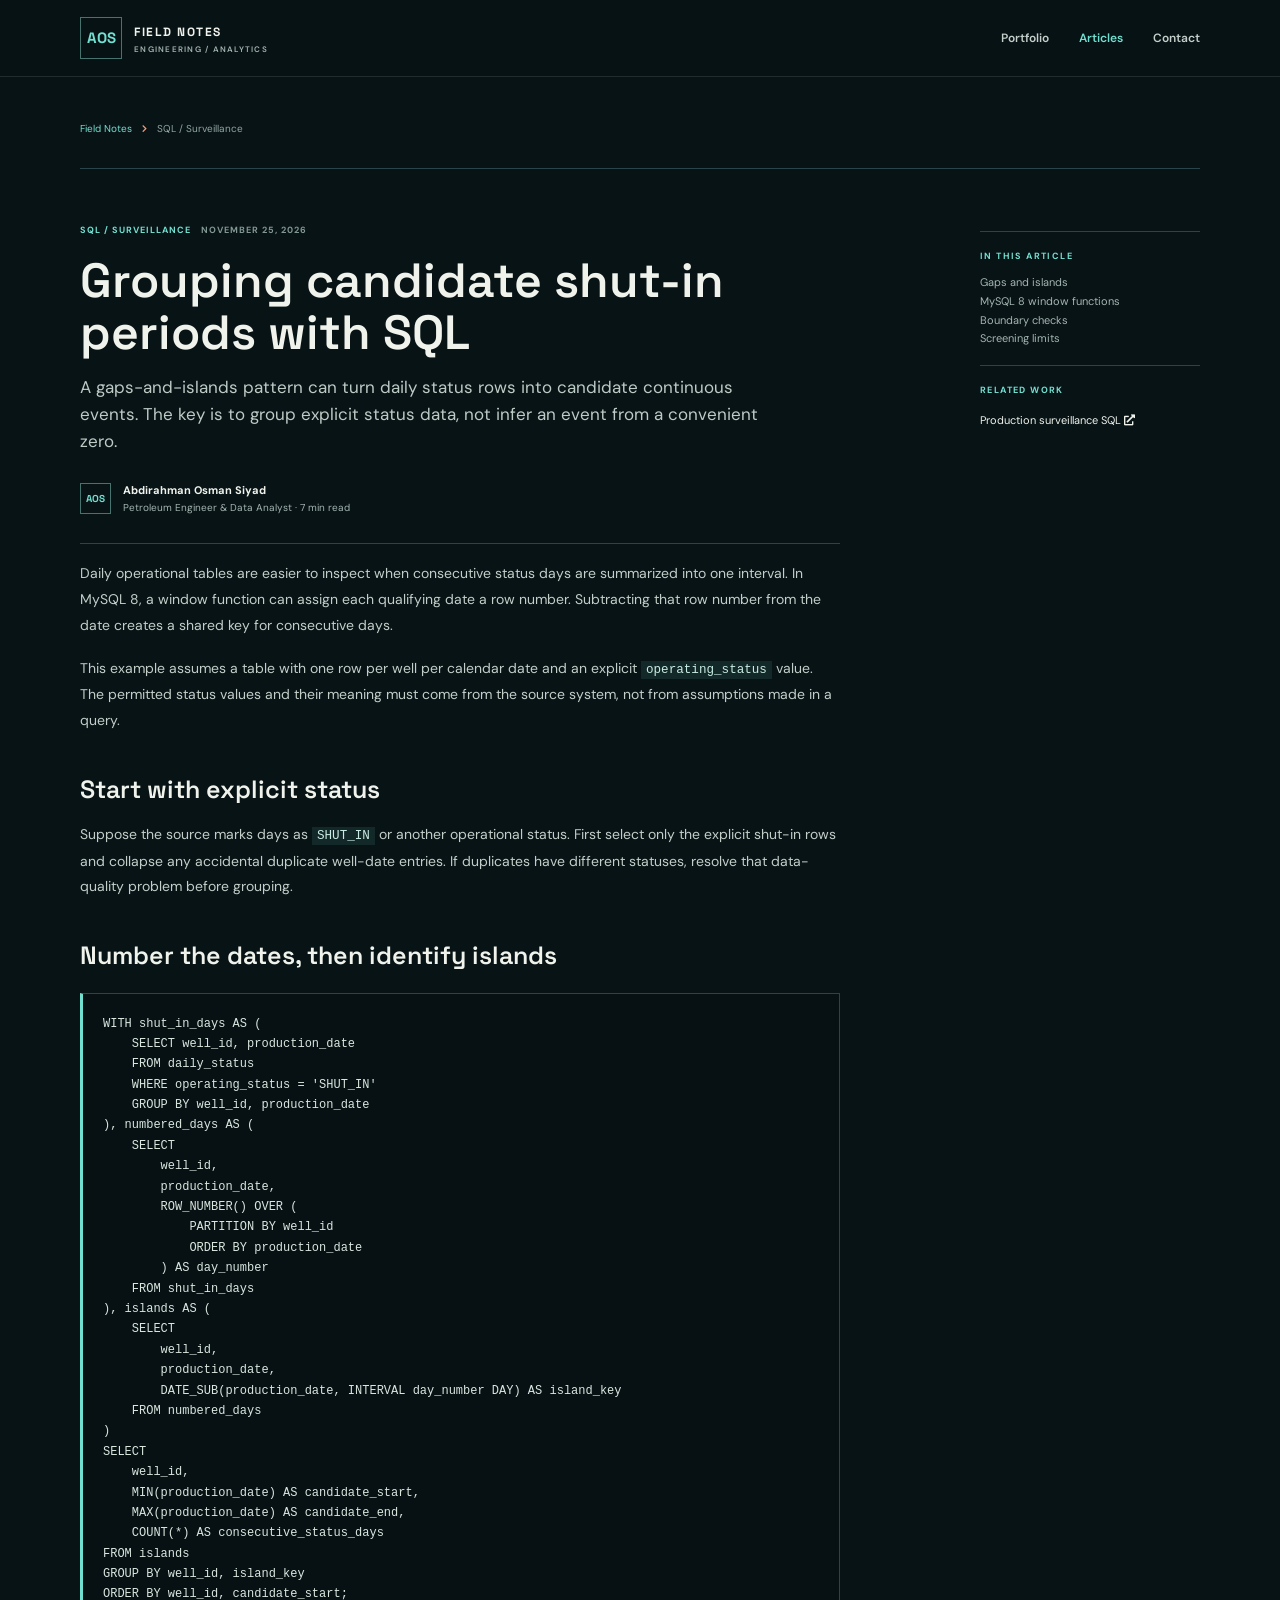
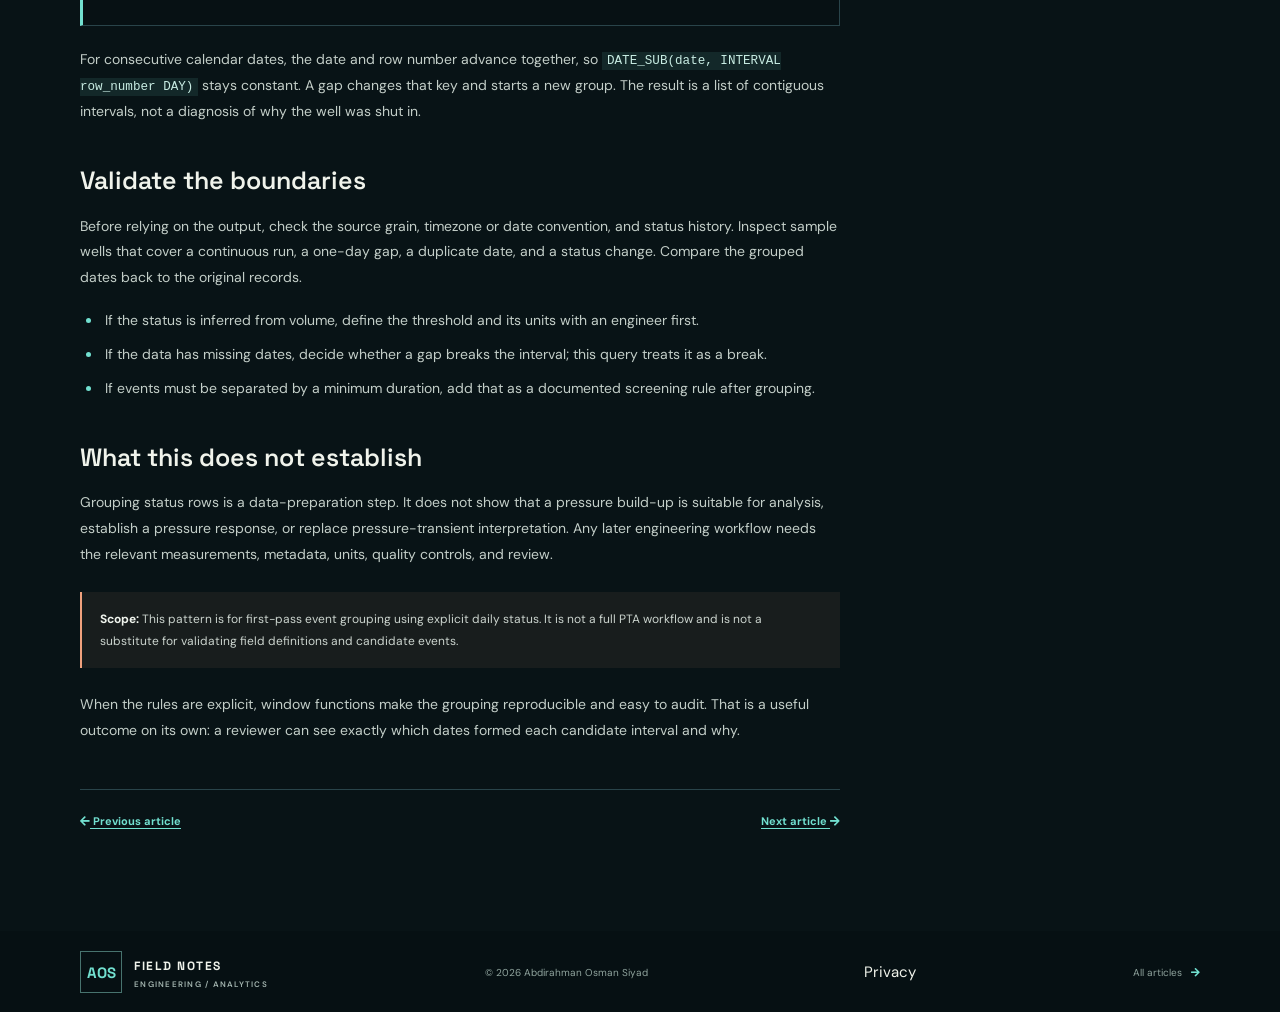
<file: blog/posts/grouping-shut-in-events-with-sql.html>
<!DOCTYPE html>
<html lang="en">
<head>
	<meta charset="utf-8" /><meta name="viewport" content="width=device-width, initial-scale=1" />
	<title>Grouping Candidate Shut-In Periods with SQL | Abdirahman Osman Siyad</title>
	<meta name="description" content="Learn a MySQL 8 gaps-and-islands pattern for grouping consecutive, explicitly labelled shut-in days for first-pass production surveillance." />
	<meta name="theme-color" content="#081316" /><meta property="og:type" content="article" /><meta property="og:title" content="Grouping Candidate Shut-In Periods with SQL" /><meta property="og:description" content="An illustrative MySQL 8 window-function pattern for grouping consecutive shut-in status days." /><meta property="og:url" content="https://abdirahmansiyad.github.io/blog/posts/grouping-shut-in-events-with-sql.html" />
    <link rel="canonical" href="https://abdirahmansiyad.github.io/blog/posts/grouping-shut-in-events-with-sql.html" /><link rel="preconnect" href="https://fonts.googleapis.com" /><link rel="preconnect" href="https://fonts.gstatic.com" crossorigin /><link href="https://fonts.googleapis.com/css2?family=DM+Sans:wght@400;500;600;700&family=Space+Grotesk:wght@400;500;600;700&display=swap" rel="stylesheet" /><link rel="stylesheet" href="../../assets/css/fontawesome-all.min.css" /><link rel="stylesheet" href="../../assets/css/blog.css" />
    <script type="application/ld+json">{"@context":"https://schema.org","@type":"BlogPosting","headline":"Grouping candidate shut-in periods with SQL","description":"Learn a MySQL 8 gaps-and-islands pattern for grouping consecutive, explicitly labelled shut-in days for first-pass production surveillance.","datePublished":"2026-11-25T18:24:28+02:00","dateModified":"2026-11-25T18:51:00+02:00","author":{"@type":"Person","name":"Abdirahman Osman Siyad","url":"https://abdirahmansiyad.github.io/"},"publisher":{"@type":"Person","name":"Abdirahman Osman Siyad"},"mainEntityOfPage":{"@type":"WebPage","@id":"https://abdirahmansiyad.github.io/blog/posts/grouping-shut-in-events-with-sql.html"},"inLanguage":"en"}</script>
</head>
<body>
	<header class="journal-header"><div class="journal-shell header-row"><a class="journal-brand" href="../../index.html"><span class="brand-mark">AOS</span><span>FIELD NOTES<small>ENGINEERING / ANALYTICS</small></span></a><nav aria-label="Main navigation"><a href="../../index.html">Portfolio</a><a class="active" href="../">Articles</a><a href="../../index.html#contact">Contact</a></nav></div></header>
	<main><div class="journal-shell article-top"><nav class="breadcrumb" aria-label="Breadcrumb"><a href="../">Field Notes</a><i class="fas fa-chevron-right" aria-hidden="true"></i><span>SQL / Surveillance</span></nav></div>
		<div class="journal-shell article-layout"><article class="article-main"><header class="article-heading"><div class="article-meta"><span>SQL / SURVEILLANCE</span><time datetime="2026-11-25">NOVEMBER 25, 2026</time></div><h1>Grouping candidate shut-in periods with SQL</h1><p class="article-deck">A gaps-and-islands pattern can turn daily status rows into candidate continuous events. The key is to group explicit status data, not infer an event from a convenient zero.</p><div class="author-line"><span class="author-stamp">AOS</span><span><strong>Abdirahman Osman Siyad</strong>Petroleum Engineer &amp; Data Analyst · 7 min read</span></div></header>
			<div class="article-body"><p>Daily operational tables are easier to inspect when consecutive status days are summarized into one interval. In MySQL 8, a window function can assign each qualifying date a row number. Subtracting that row number from the date creates a shared key for consecutive days.</p><p>This example assumes a table with one row per well per calendar date and an explicit <code>operating_status</code> value. The permitted status values and their meaning must come from the source system, not from assumptions made in a query.</p>
			<h2>Start with explicit status</h2><p>Suppose the source marks days as <code>SHUT_IN</code> or another operational status. First select only the explicit shut-in rows and collapse any accidental duplicate well-date entries. If duplicates have different statuses, resolve that data-quality problem before grouping.</p>
			<h2>Number the dates, then identify islands</h2><pre><code>WITH shut_in_days AS (
    SELECT well_id, production_date
    FROM daily_status
    WHERE operating_status = 'SHUT_IN'
    GROUP BY well_id, production_date
), numbered_days AS (
    SELECT
        well_id,
        production_date,
        ROW_NUMBER() OVER (
            PARTITION BY well_id
            ORDER BY production_date
        ) AS day_number
    FROM shut_in_days
), islands AS (
    SELECT
        well_id,
        production_date,
        DATE_SUB(production_date, INTERVAL day_number DAY) AS island_key
    FROM numbered_days
)
SELECT
    well_id,
    MIN(production_date) AS candidate_start,
    MAX(production_date) AS candidate_end,
    COUNT(*) AS consecutive_status_days
FROM islands
GROUP BY well_id, island_key
ORDER BY well_id, candidate_start;</code></pre><p>For consecutive calendar dates, the date and row number advance together, so <code>DATE_SUB(date, INTERVAL row_number DAY)</code> stays constant. A gap changes that key and starts a new group. The result is a list of contiguous intervals, not a diagnosis of why the well was shut in.</p>
			<h2>Validate the boundaries</h2><p>Before relying on the output, check the source grain, timezone or date convention, and status history. Inspect sample wells that cover a continuous run, a one-day gap, a duplicate date, and a status change. Compare the grouped dates back to the original records.</p><ul><li>If the status is inferred from volume, define the threshold and its units with an engineer first.</li><li>If the data has missing dates, decide whether a gap breaks the interval; this query treats it as a break.</li><li>If events must be separated by a minimum duration, add that as a documented screening rule after grouping.</li></ul>
			<h2>What this does not establish</h2><p>Grouping status rows is a data-preparation step. It does not show that a pressure build-up is suitable for analysis, establish a pressure response, or replace pressure-transient interpretation. Any later engineering workflow needs the relevant measurements, metadata, units, quality controls, and review.</p><div class="article-note"><strong>Scope:</strong> This pattern is for first-pass event grouping using explicit daily status. It is not a full PTA workflow and is not a substitute for validating field definitions and candidate events.</div>
			<p>When the rules are explicit, window functions make the grouping reproducible and easy to audit. That is a useful outcome on its own: a reviewer can see exactly which dates formed each candidate interval and why.</p>
			<div class="article-end"><a href="sql-production-data-quality.html"><i class="fas fa-arrow-left" aria-hidden="true"></i> Previous article</a><a href="petroleum-engineering-data-portfolio.html">Next article <i class="fas fa-arrow-right" aria-hidden="true"></i></a></div></div></article>
            <aside class="article-aside" aria-label="Article details"><div class="aside-block"><h2>IN THIS ARTICLE</h2><p>Gaps and islands<br />MySQL 8 window functions<br />Boundary checks<br />Screening limits</p></div><div class="aside-block"><h2>RELATED WORK</h2><a href="https://github.com/AbdirahmanSiyad/SQL-Petroleum-surveillance-completion" target="_blank" rel="noopener noreferrer">Production surveillance SQL <i class="fas fa-external-link-alt" aria-hidden="true"></i></a></div></aside>
		</div>
	</main>
    <footer class="journal-footer"><div class="journal-shell footer-row"><a class="journal-brand" href="../../index.html"><span class="brand-mark">AOS</span><span>FIELD NOTES<small>ENGINEERING / ANALYTICS</small></span></a><p>© 2026 Abdirahman Osman Siyad</p><a href="../../privacy.html">Privacy</a><a href="../">All articles <i class="fas fa-arrow-right" aria-hidden="true"></i></a></div></footer>
</body>
</html>
</file>
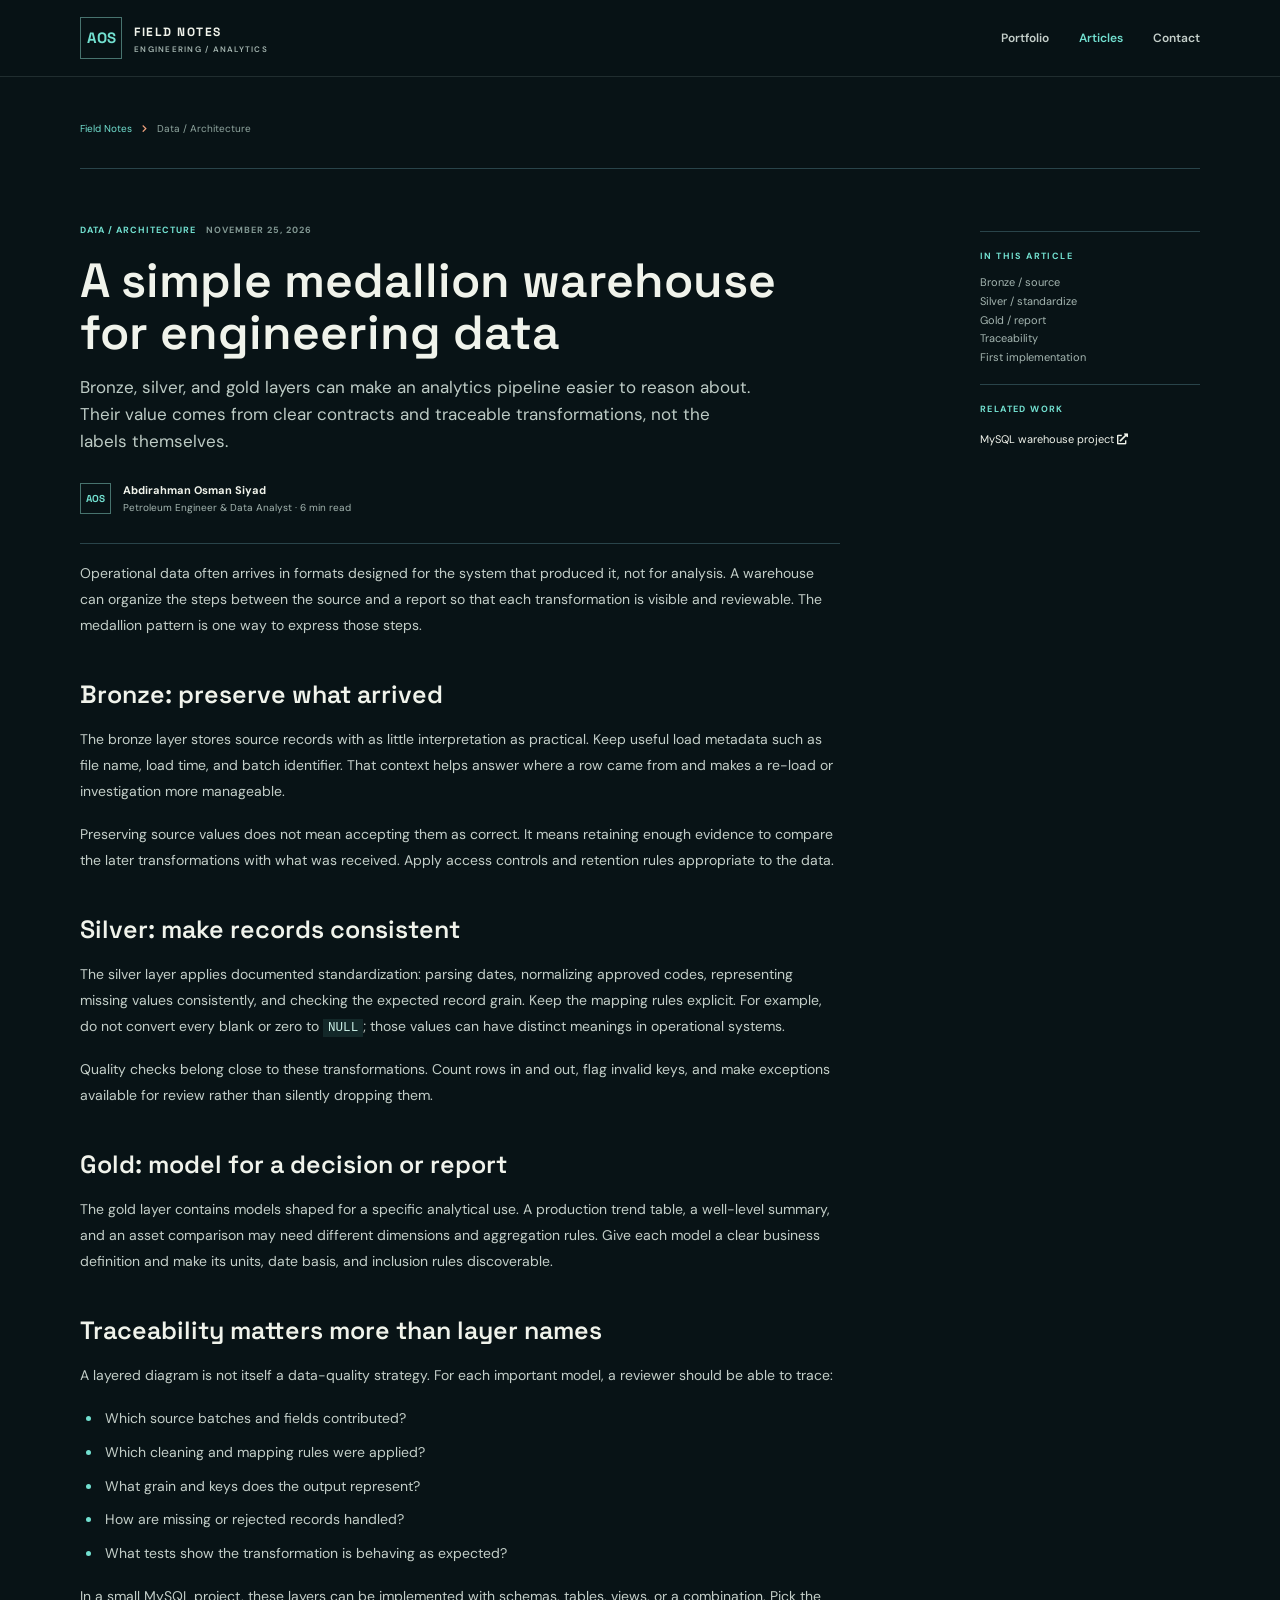
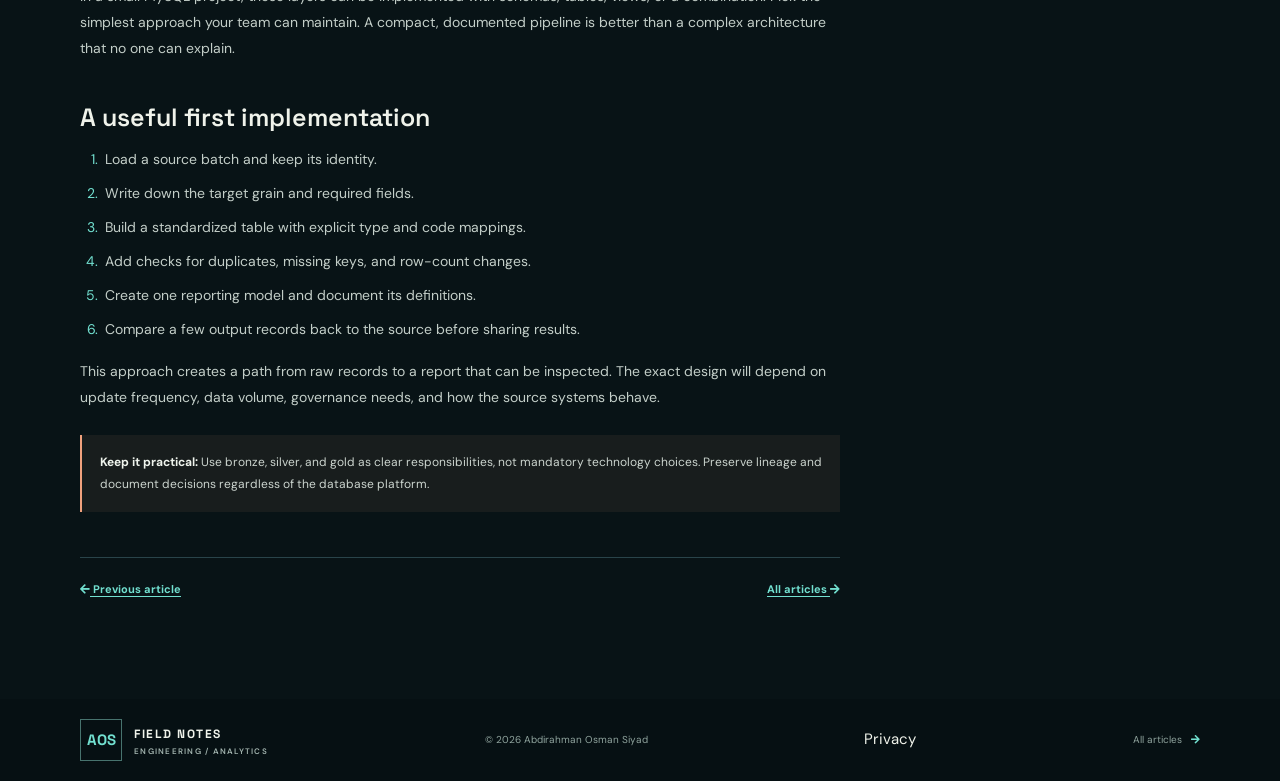
<file: blog/posts/medallion-warehouse-for-engineering-data.html>
<!DOCTYPE html>
<html lang="en">
<head>
	<meta charset="utf-8" /><meta name="viewport" content="width=device-width, initial-scale=1" />
	<title>A Simple Medallion Warehouse for Engineering Data | Abdirahman Osman Siyad</title>
	<meta name="description" content="Understand how bronze, silver, and gold data layers can separate source records, standardized data, and reporting models in an engineering warehouse." />
	<meta name="theme-color" content="#081316" /><meta property="og:type" content="article" /><meta property="og:title" content="A Simple Medallion Warehouse for Engineering Data" /><meta property="og:description" content="A practical explanation of bronze, silver, and gold layers and the checks that keep transformations traceable." /><meta property="og:url" content="https://abdirahmansiyad.github.io/blog/posts/medallion-warehouse-for-engineering-data.html" />
	<link rel="canonical" href="https://abdirahmansiyad.github.io/blog/posts/medallion-warehouse-for-engineering-data.html" /><link rel="preconnect" href="https://fonts.googleapis.com" /><link rel="preconnect" href="https://fonts.gstatic.com" crossorigin /><link href="https://fonts.googleapis.com/css2?family=DM+Sans:wght@400;500;600;700&family=Space+Grotesk:wght@400;500;600;700&display=swap" rel="stylesheet" /><link rel="stylesheet" href="../../assets/css/fontawesome-all.min.css" /><link rel="stylesheet" href="../../assets/css/blog.css" />
	<script type="application/ld+json">{"@context":"https://schema.org","@type":"BlogPosting","headline":"A simple medallion warehouse for engineering data","description":"Understand how bronze, silver, and gold data layers can separate source records, standardized data, and reporting models in an engineering warehouse.","datePublished":"2026-11-25T18:24:28+02:00","dateModified":"2026-11-25T18:51:00+02:00","author":{"@type":"Person","name":"Abdirahman Osman Siyad","url":"https://abdirahmansiyad.github.io/"},"publisher":{"@type":"Person","name":"Abdirahman Osman Siyad"},"mainEntityOfPage":{"@type":"WebPage","@id":"https://abdirahmansiyad.github.io/blog/posts/medallion-warehouse-for-engineering-data.html"},"inLanguage":"en"}</script>
</head>
<body>
	<header class="journal-header"><div class="journal-shell header-row"><a class="journal-brand" href="../../index.html"><span class="brand-mark">AOS</span><span>FIELD NOTES<small>ENGINEERING / ANALYTICS</small></span></a><nav aria-label="Main navigation"><a href="../../index.html">Portfolio</a><a class="active" href="../">Articles</a><a href="../../index.html#contact">Contact</a></nav></div></header>
	<main><div class="journal-shell article-top"><nav class="breadcrumb" aria-label="Breadcrumb"><a href="../">Field Notes</a><i class="fas fa-chevron-right" aria-hidden="true"></i><span>Data / Architecture</span></nav></div>
		<div class="journal-shell article-layout"><article class="article-main"><header class="article-heading"><div class="article-meta"><span>DATA / ARCHITECTURE</span><time datetime="2026-11-25">NOVEMBER 25, 2026</time></div><h1>A simple medallion warehouse for engineering data</h1><p class="article-deck">Bronze, silver, and gold layers can make an analytics pipeline easier to reason about. Their value comes from clear contracts and traceable transformations, not the labels themselves.</p><div class="author-line"><span class="author-stamp">AOS</span><span><strong>Abdirahman Osman Siyad</strong>Petroleum Engineer &amp; Data Analyst · 6 min read</span></div></header>
			<div class="article-body"><p>Operational data often arrives in formats designed for the system that produced it, not for analysis. A warehouse can organize the steps between the source and a report so that each transformation is visible and reviewable. The medallion pattern is one way to express those steps.</p>
			<h2>Bronze: preserve what arrived</h2><p>The bronze layer stores source records with as little interpretation as practical. Keep useful load metadata such as file name, load time, and batch identifier. That context helps answer where a row came from and makes a re-load or investigation more manageable.</p><p>Preserving source values does not mean accepting them as correct. It means retaining enough evidence to compare the later transformations with what was received. Apply access controls and retention rules appropriate to the data.</p>
			<h2>Silver: make records consistent</h2><p>The silver layer applies documented standardization: parsing dates, normalizing approved codes, representing missing values consistently, and checking the expected record grain. Keep the mapping rules explicit. For example, do not convert every blank or zero to <code>NULL</code>; those values can have distinct meanings in operational systems.</p><p>Quality checks belong close to these transformations. Count rows in and out, flag invalid keys, and make exceptions available for review rather than silently dropping them.</p>
			<h2>Gold: model for a decision or report</h2><p>The gold layer contains models shaped for a specific analytical use. A production trend table, a well-level summary, and an asset comparison may need different dimensions and aggregation rules. Give each model a clear business definition and make its units, date basis, and inclusion rules discoverable.</p>
			<h2>Traceability matters more than layer names</h2><p>A layered diagram is not itself a data-quality strategy. For each important model, a reviewer should be able to trace:</p><ul><li>Which source batches and fields contributed?</li><li>Which cleaning and mapping rules were applied?</li><li>What grain and keys does the output represent?</li><li>How are missing or rejected records handled?</li><li>What tests show the transformation is behaving as expected?</li></ul><p>In a small MySQL project, these layers can be implemented with schemas, tables, views, or a combination. Pick the simplest approach your team can maintain. A compact, documented pipeline is better than a complex architecture that no one can explain.</p>
			<h2>A useful first implementation</h2><ol><li>Load a source batch and keep its identity.</li><li>Write down the target grain and required fields.</li><li>Build a standardized table with explicit type and code mappings.</li><li>Add checks for duplicates, missing keys, and row-count changes.</li><li>Create one reporting model and document its definitions.</li><li>Compare a few output records back to the source before sharing results.</li></ol><p>This approach creates a path from raw records to a report that can be inspected. The exact design will depend on update frequency, data volume, governance needs, and how the source systems behave.</p>
			<div class="article-note"><strong>Keep it practical:</strong> Use bronze, silver, and gold as clear responsibilities, not mandatory technology choices. Preserve lineage and document decisions regardless of the database platform.</div>
			<div class="article-end"><a href="petroleum-engineering-data-portfolio.html"><i class="fas fa-arrow-left" aria-hidden="true"></i> Previous article</a><a href="../">All articles <i class="fas fa-arrow-right" aria-hidden="true"></i></a></div></div></article>
			<aside class="article-aside" aria-label="Article details"><div class="aside-block"><h2>IN THIS ARTICLE</h2><p>Bronze / source<br />Silver / standardize<br />Gold / report<br />Traceability<br />First implementation</p></div><div class="aside-block"><h2>RELATED WORK</h2><a href="https://github.com/AbdirahmanSiyad/SQL--Datawarehouse-Projects" target="_blank" rel="noopener noreferrer">MySQL warehouse project <i class="fas fa-external-link-alt" aria-hidden="true"></i></a></div></aside>
		</div>
	</main>
	<footer class="journal-footer"><div class="journal-shell footer-row"><a class="journal-brand" href="../../index.html"><span class="brand-mark">AOS</span><span>FIELD NOTES<small>ENGINEERING / ANALYTICS</small></span></a><p>© 2026 Abdirahman Osman Siyad</p><a href="../../privacy.html">Privacy</a><a href="../">All articles <i class="fas fa-arrow-right" aria-hidden="true"></i></a></div></footer>
</body>
</html>
</file>
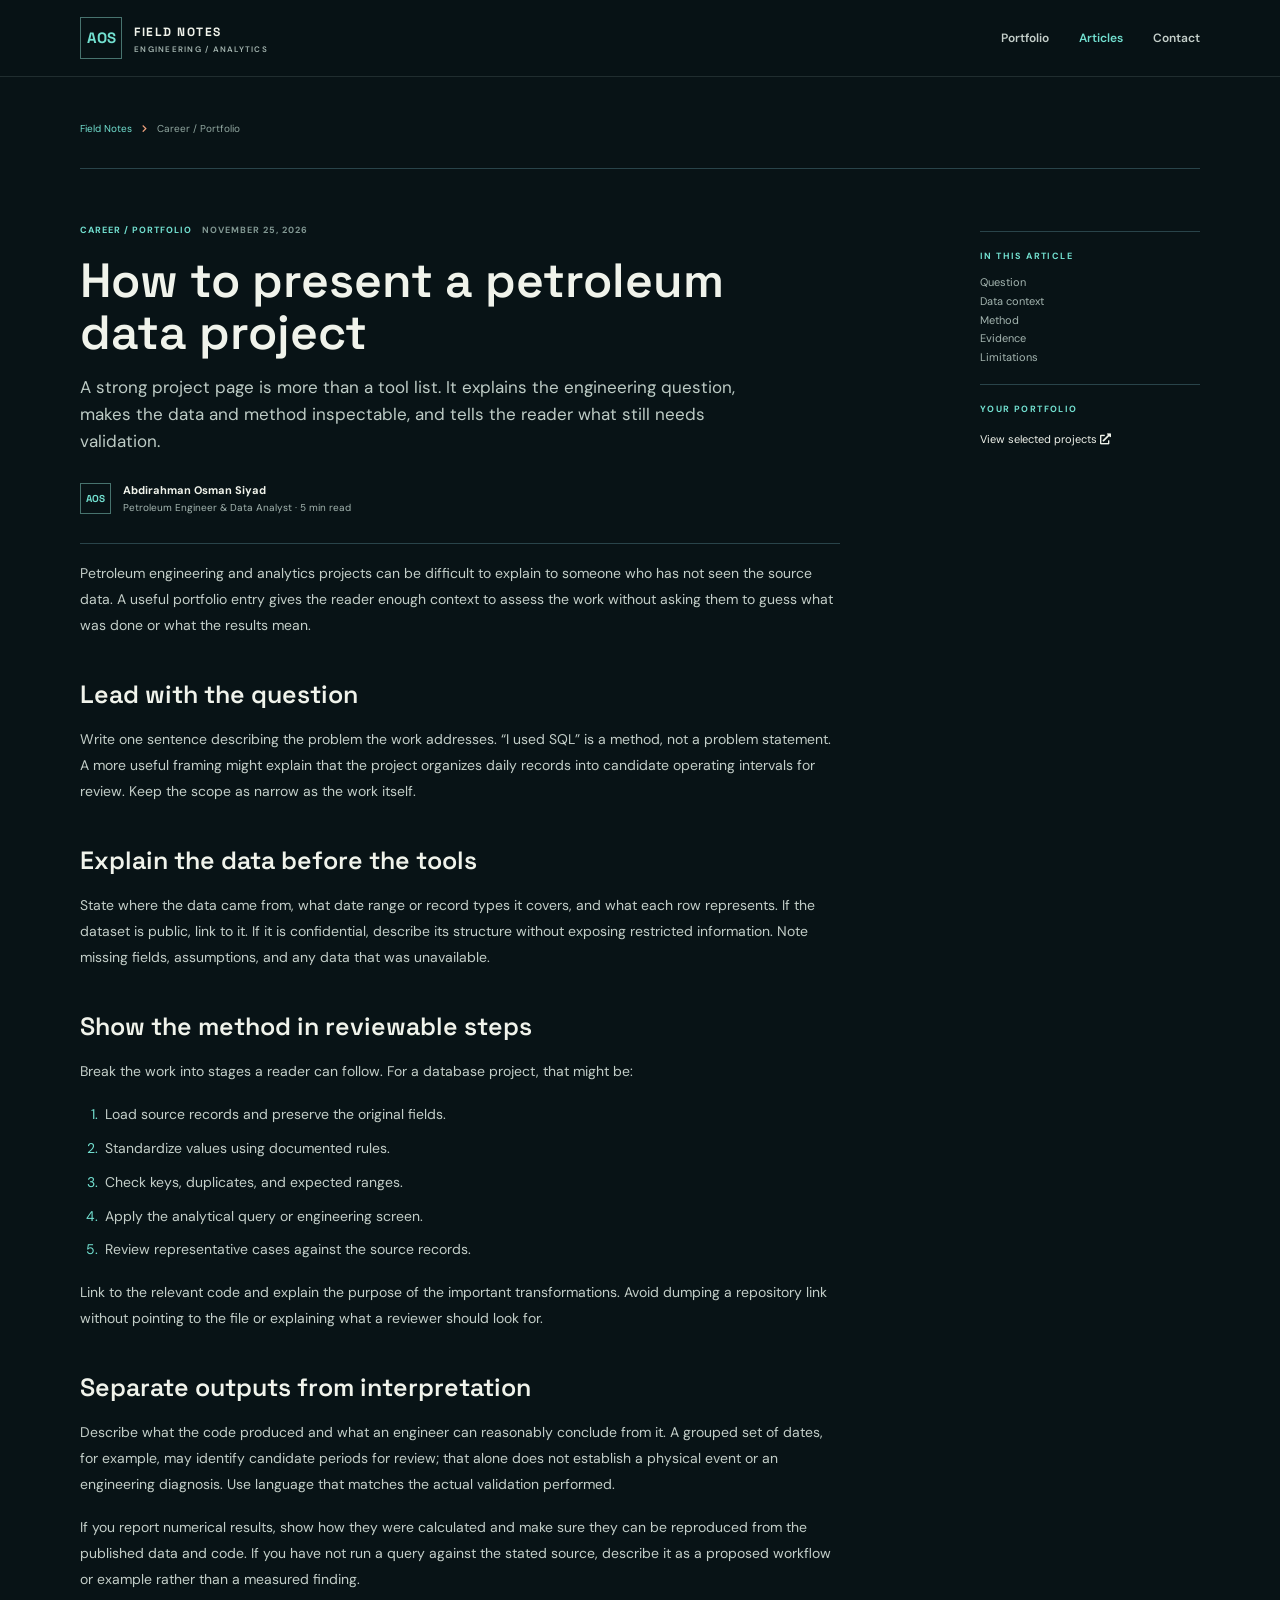
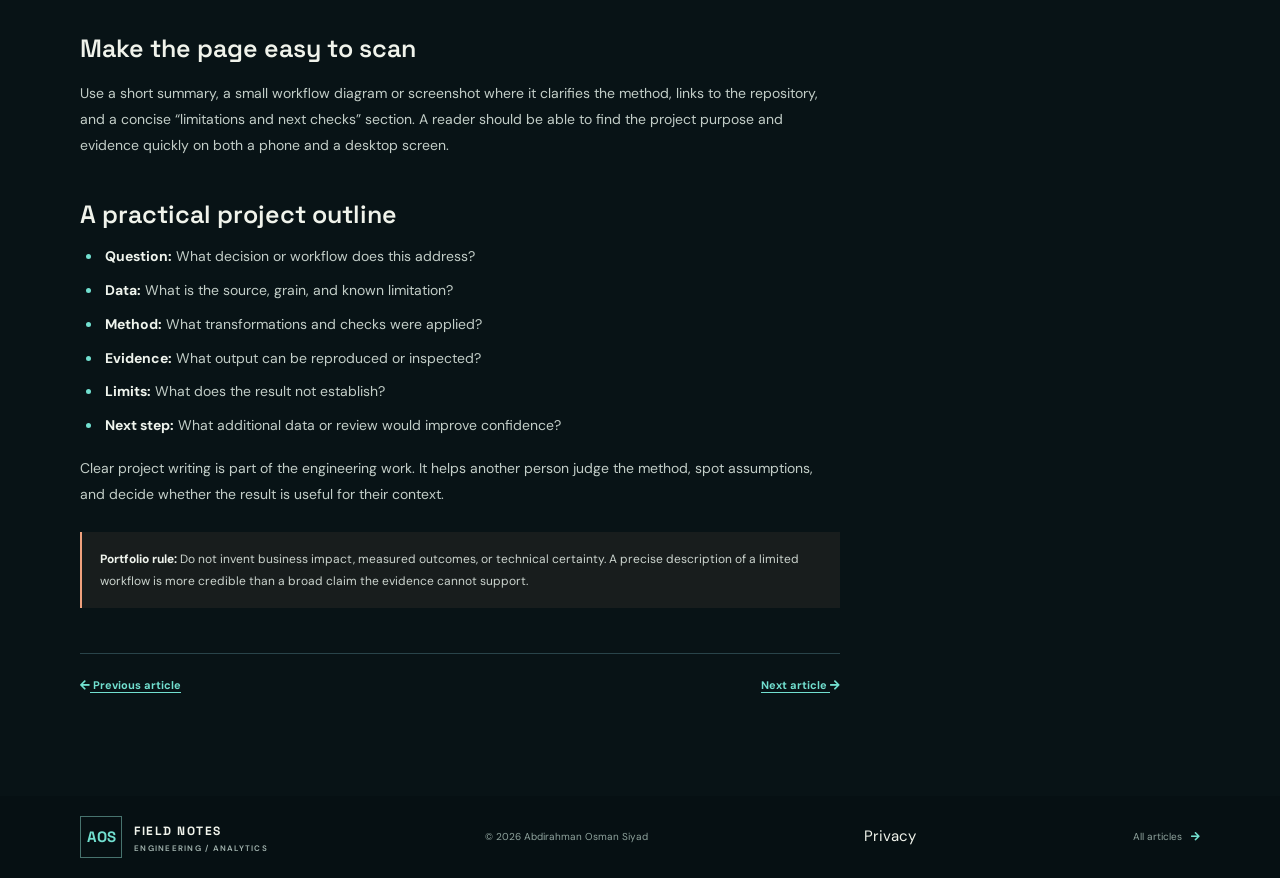
<file: blog/posts/petroleum-engineering-data-portfolio.html>
<!DOCTYPE html>
<html lang="en">
<head>
	<meta charset="utf-8" /><meta name="viewport" content="width=device-width, initial-scale=1" />
	<title>How to Present a Petroleum Data Project | Abdirahman Osman Siyad</title>
	<meta name="description" content="A practical structure for presenting a petroleum engineering or analytics project: question, data, method, checks, result, and limitations." />
	<meta name="theme-color" content="#081316" /><meta property="og:type" content="article" /><meta property="og:title" content="How to Present a Petroleum Data Project" /><meta property="og:description" content="Make an engineering data project understandable, reproducible, and honest about its limits." /><meta property="og:url" content="https://abdirahmansiyad.github.io/blog/posts/petroleum-engineering-data-portfolio.html" />
	<link rel="canonical" href="https://abdirahmansiyad.github.io/blog/posts/petroleum-engineering-data-portfolio.html" /><link rel="preconnect" href="https://fonts.googleapis.com" /><link rel="preconnect" href="https://fonts.gstatic.com" crossorigin /><link href="https://fonts.googleapis.com/css2?family=DM+Sans:wght@400;500;600;700&family=Space+Grotesk:wght@400;500;600;700&display=swap" rel="stylesheet" /><link rel="stylesheet" href="../../assets/css/fontawesome-all.min.css" /><link rel="stylesheet" href="../../assets/css/blog.css" />
	<script type="application/ld+json">{"@context":"https://schema.org","@type":"BlogPosting","headline":"How to present a petroleum data project","description":"A practical structure for presenting a petroleum engineering or analytics project: question, data, method, checks, result, and limitations.","datePublished":"2026-11-25T18:24:28+02:00","dateModified":"2026-11-25T18:51:00+02:00","author":{"@type":"Person","name":"Abdirahman Osman Siyad","url":"https://abdirahmansiyad.github.io/"},"publisher":{"@type":"Person","name":"Abdirahman Osman Siyad"},"mainEntityOfPage":{"@type":"WebPage","@id":"https://abdirahmansiyad.github.io/blog/posts/petroleum-engineering-data-portfolio.html"},"inLanguage":"en"}</script>
</head>
<body>
	<header class="journal-header"><div class="journal-shell header-row"><a class="journal-brand" href="../../index.html"><span class="brand-mark">AOS</span><span>FIELD NOTES<small>ENGINEERING / ANALYTICS</small></span></a><nav aria-label="Main navigation"><a href="../../index.html">Portfolio</a><a class="active" href="../">Articles</a><a href="../../index.html#contact">Contact</a></nav></div></header>
	<main><div class="journal-shell article-top"><nav class="breadcrumb" aria-label="Breadcrumb"><a href="../">Field Notes</a><i class="fas fa-chevron-right" aria-hidden="true"></i><span>Career / Portfolio</span></nav></div>
		<div class="journal-shell article-layout"><article class="article-main"><header class="article-heading"><div class="article-meta"><span>CAREER / PORTFOLIO</span><time datetime="2026-11-25">NOVEMBER 25, 2026</time></div><h1>How to present a petroleum data project</h1><p class="article-deck">A strong project page is more than a tool list. It explains the engineering question, makes the data and method inspectable, and tells the reader what still needs validation.</p><div class="author-line"><span class="author-stamp">AOS</span><span><strong>Abdirahman Osman Siyad</strong>Petroleum Engineer &amp; Data Analyst · 5 min read</span></div></header>
			<div class="article-body"><p>Petroleum engineering and analytics projects can be difficult to explain to someone who has not seen the source data. A useful portfolio entry gives the reader enough context to assess the work without asking them to guess what was done or what the results mean.</p>
			<h2>Lead with the question</h2><p>Write one sentence describing the problem the work addresses. “I used SQL” is a method, not a problem statement. A more useful framing might explain that the project organizes daily records into candidate operating intervals for review. Keep the scope as narrow as the work itself.</p>
			<h2>Explain the data before the tools</h2><p>State where the data came from, what date range or record types it covers, and what each row represents. If the dataset is public, link to it. If it is confidential, describe its structure without exposing restricted information. Note missing fields, assumptions, and any data that was unavailable.</p>
			<h2>Show the method in reviewable steps</h2><p>Break the work into stages a reader can follow. For a database project, that might be:</p><ol><li>Load source records and preserve the original fields.</li><li>Standardize values using documented rules.</li><li>Check keys, duplicates, and expected ranges.</li><li>Apply the analytical query or engineering screen.</li><li>Review representative cases against the source records.</li></ol><p>Link to the relevant code and explain the purpose of the important transformations. Avoid dumping a repository link without pointing to the file or explaining what a reviewer should look for.</p>
			<h2>Separate outputs from interpretation</h2><p>Describe what the code produced and what an engineer can reasonably conclude from it. A grouped set of dates, for example, may identify candidate periods for review; that alone does not establish a physical event or an engineering diagnosis. Use language that matches the actual validation performed.</p><p>If you report numerical results, show how they were calculated and make sure they can be reproduced from the published data and code. If you have not run a query against the stated source, describe it as a proposed workflow or example rather than a measured finding.</p>
			<h2>Make the page easy to scan</h2><p>Use a short summary, a small workflow diagram or screenshot where it clarifies the method, links to the repository, and a concise “limitations and next checks” section. A reader should be able to find the project purpose and evidence quickly on both a phone and a desktop screen.</p>
			<h2>A practical project outline</h2><ul><li><strong>Question:</strong> What decision or workflow does this address?</li><li><strong>Data:</strong> What is the source, grain, and known limitation?</li><li><strong>Method:</strong> What transformations and checks were applied?</li><li><strong>Evidence:</strong> What output can be reproduced or inspected?</li><li><strong>Limits:</strong> What does the result not establish?</li><li><strong>Next step:</strong> What additional data or review would improve confidence?</li></ul><p>Clear project writing is part of the engineering work. It helps another person judge the method, spot assumptions, and decide whether the result is useful for their context.</p>
			<div class="article-note"><strong>Portfolio rule:</strong> Do not invent business impact, measured outcomes, or technical certainty. A precise description of a limited workflow is more credible than a broad claim the evidence cannot support.</div>
			<div class="article-end"><a href="grouping-shut-in-events-with-sql.html"><i class="fas fa-arrow-left" aria-hidden="true"></i> Previous article</a><a href="medallion-warehouse-for-engineering-data.html">Next article <i class="fas fa-arrow-right" aria-hidden="true"></i></a></div></div></article>
			<aside class="article-aside" aria-label="Article details"><div class="aside-block"><h2>IN THIS ARTICLE</h2><p>Question<br />Data context<br />Method<br />Evidence<br />Limitations</p></div><div class="aside-block"><h2>YOUR PORTFOLIO</h2><a href="../../index.html#projects">View selected projects <i class="fas fa-external-link-alt" aria-hidden="true"></i></a></div></aside>
		</div>
	</main>
	<footer class="journal-footer"><div class="journal-shell footer-row"><a class="journal-brand" href="../../index.html"><span class="brand-mark">AOS</span><span>FIELD NOTES<small>ENGINEERING / ANALYTICS</small></span></a><p>© 2026 Abdirahman Osman Siyad</p><a href="../../privacy.html">Privacy</a><a href="../">All articles <i class="fas fa-arrow-right" aria-hidden="true"></i></a></div></footer>
</body>
</html>
</file>
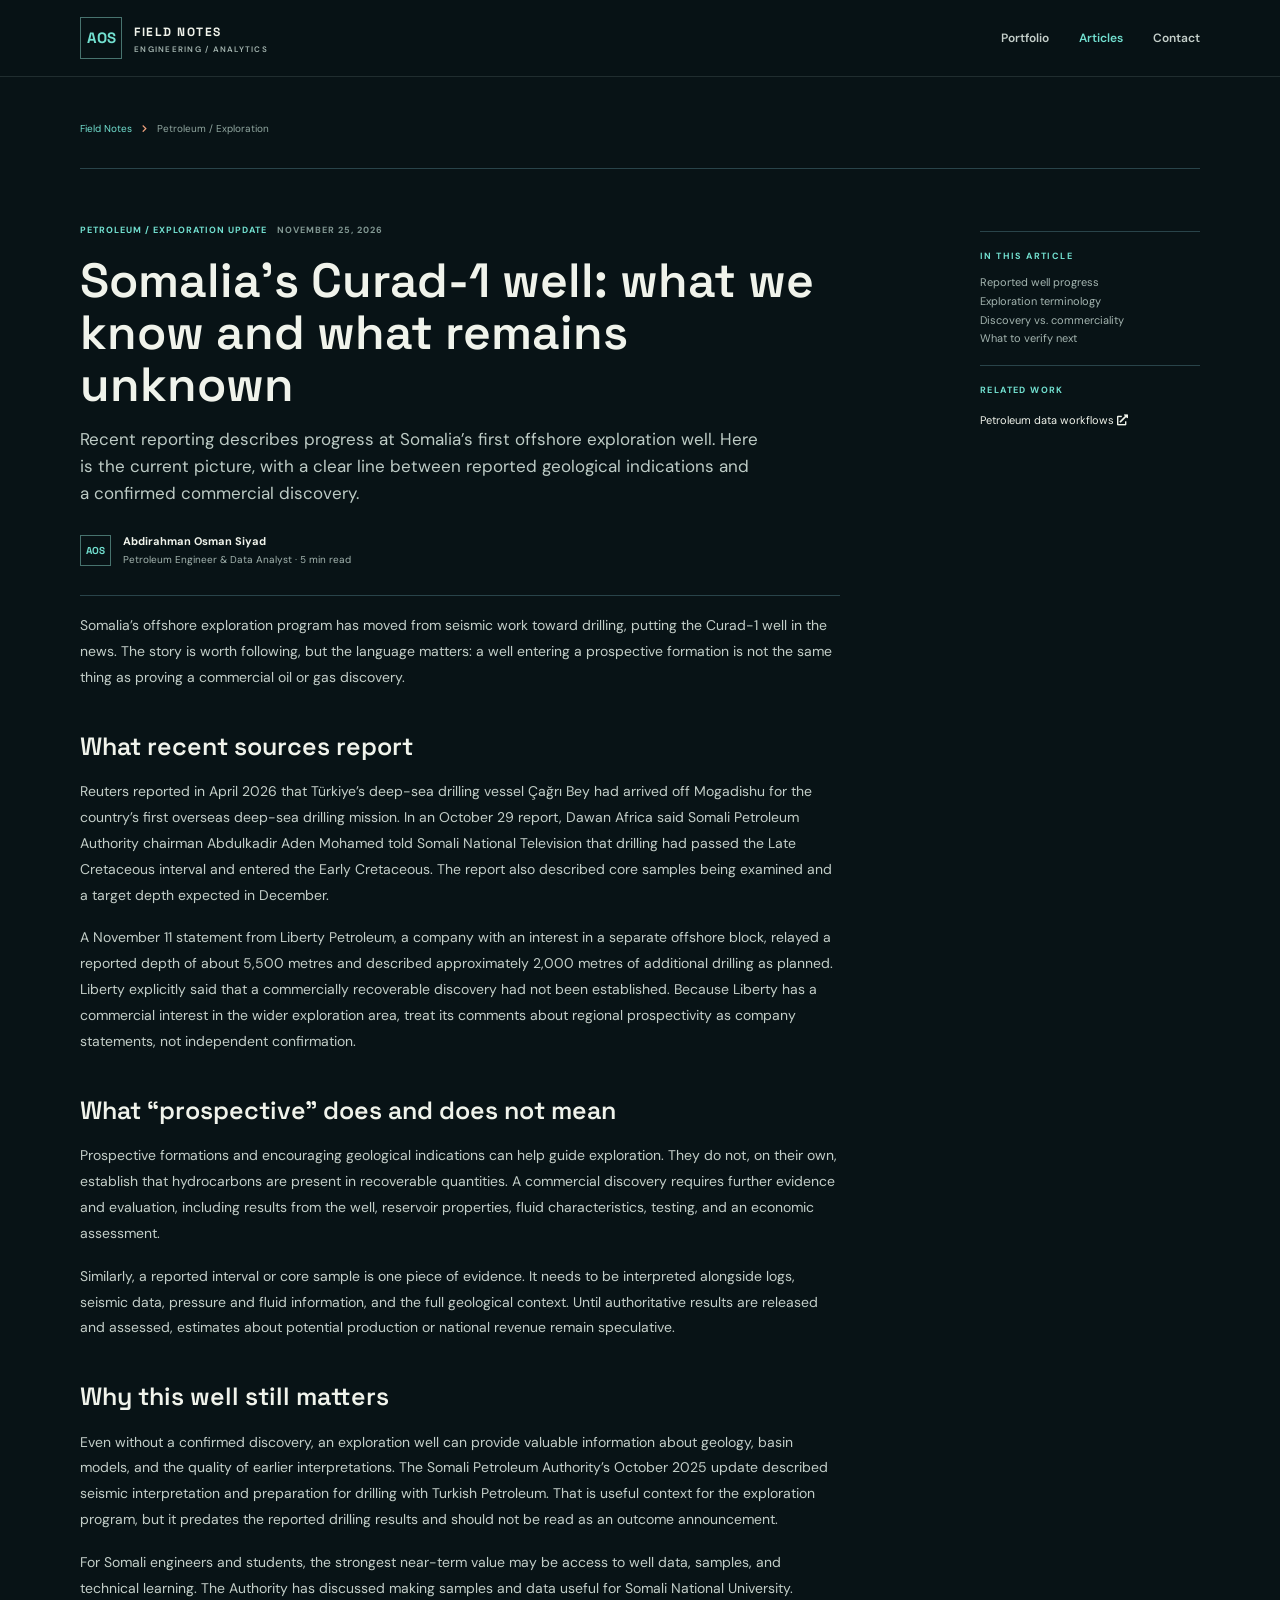
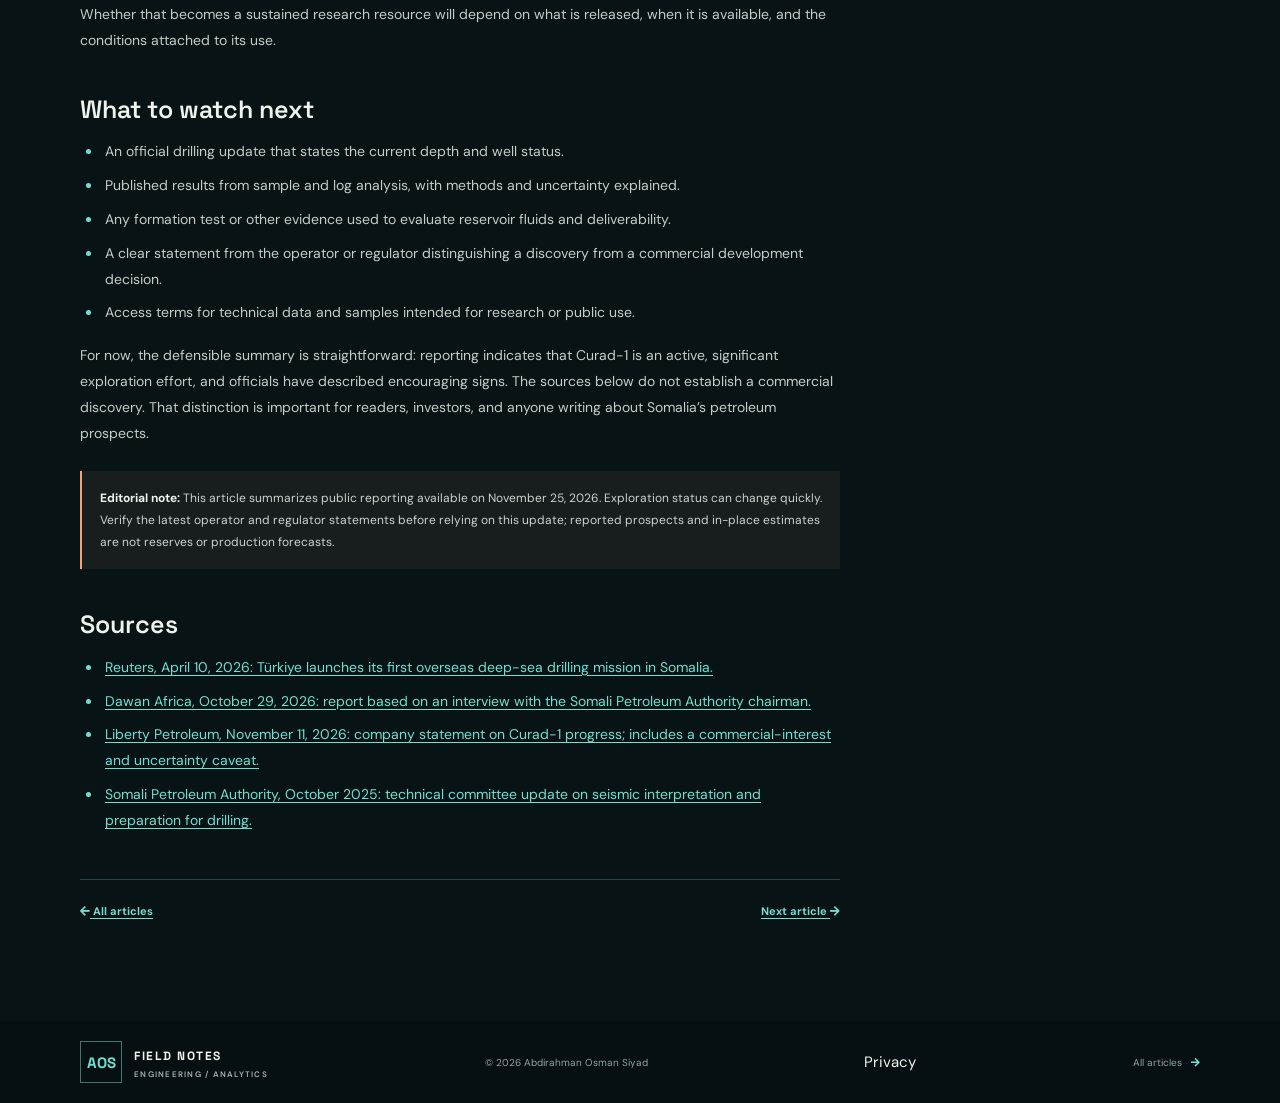
<file: blog/posts/somalia-curad-1-what-we-know.html>
<!DOCTYPE html>
<html lang="en">
<head>
	<meta charset="utf-8" /><meta name="viewport" content="width=device-width, initial-scale=1" />
	<title>Somalia’s Curad-1 Well: What We Know and What Remains Unknown | Abdirahman Osman Siyad</title>
	<meta name="description" content="A source-led update on Somalia’s Curad-1 offshore exploration well, reported drilling progress, and the difference between encouraging indications and a commercial discovery." />
	<meta name="theme-color" content="#081316" /><meta property="og:type" content="article" /><meta property="og:title" content="Somalia’s Curad-1 Well: What We Know and What Remains Unknown" /><meta property="og:description" content="Reported exploration progress is not a commercial discovery. Here is what recent sources do and do not establish about Curad-1." /><meta property="og:url" content="https://abdirahmansiyad.github.io/blog/posts/somalia-curad-1-what-we-know.html" />
	<link rel="canonical" href="https://abdirahmansiyad.github.io/blog/posts/somalia-curad-1-what-we-know.html" /><link rel="preconnect" href="https://fonts.googleapis.com" /><link rel="preconnect" href="https://fonts.gstatic.com" crossorigin /><link href="https://fonts.googleapis.com/css2?family=DM+Sans:wght@400;500;600;700&family=Space+Grotesk:wght@400;500;600;700&display=swap" rel="stylesheet" /><link rel="stylesheet" href="../../assets/css/fontawesome-all.min.css" /><link rel="stylesheet" href="../../assets/css/blog.css" />
	<script type="application/ld+json">{"@context":"https://schema.org","@type":"BlogPosting","headline":"Somalia’s Curad-1 well: what we know and what remains unknown","description":"A source-led update on Somalia’s Curad-1 offshore exploration well, reported drilling progress, and the difference between encouraging indications and a commercial discovery.","datePublished":"2026-11-25T18:24:28+02:00","dateModified":"2026-11-25T18:51:00+02:00","author":{"@type":"Person","name":"Abdirahman Osman Siyad","url":"https://abdirahmansiyad.github.io/"},"publisher":{"@type":"Person","name":"Abdirahman Osman Siyad"},"mainEntityOfPage":{"@type":"WebPage","@id":"https://abdirahmansiyad.github.io/blog/posts/somalia-curad-1-what-we-know.html"},"inLanguage":"en"}</script>
</head>
<body>
	<header class="journal-header"><div class="journal-shell header-row"><a class="journal-brand" href="../../index.html"><span class="brand-mark">AOS</span><span>FIELD NOTES<small>ENGINEERING / ANALYTICS</small></span></a><nav aria-label="Main navigation"><a href="../../index.html">Portfolio</a><a class="active" href="../">Articles</a><a href="../../index.html#contact">Contact</a></nav></div></header>
	<main><div class="journal-shell article-top"><nav class="breadcrumb" aria-label="Breadcrumb"><a href="../">Field Notes</a><i class="fas fa-chevron-right" aria-hidden="true"></i><span>Petroleum / Exploration</span></nav></div>
		<div class="journal-shell article-layout"><article class="article-main"><header class="article-heading"><div class="article-meta"><span>PETROLEUM / EXPLORATION UPDATE</span><time datetime="2026-11-25">NOVEMBER 25, 2026</time></div><h1>Somalia’s Curad-1 well: what we know and what remains unknown</h1><p class="article-deck">Recent reporting describes progress at Somalia’s first offshore exploration well. Here is the current picture, with a clear line between reported geological indications and a confirmed commercial discovery.</p><div class="author-line"><span class="author-stamp">AOS</span><span><strong>Abdirahman Osman Siyad</strong>Petroleum Engineer &amp; Data Analyst · 5 min read</span></div></header>
			<div class="article-body"><p>Somalia’s offshore exploration program has moved from seismic work toward drilling, putting the Curad-1 well in the news. The story is worth following, but the language matters: a well entering a prospective formation is not the same thing as proving a commercial oil or gas discovery.</p>
			<h2>What recent sources report</h2><p>Reuters reported in April 2026 that Türkiye’s deep-sea drilling vessel Çağrı Bey had arrived off Mogadishu for the country’s first overseas deep-sea drilling mission. In an October 29 report, Dawan Africa said Somali Petroleum Authority chairman Abdulkadir Aden Mohamed told Somali National Television that drilling had passed the Late Cretaceous interval and entered the Early Cretaceous. The report also described core samples being examined and a target depth expected in December.</p><p>A November 11 statement from Liberty Petroleum, a company with an interest in a separate offshore block, relayed a reported depth of about 5,500 metres and described approximately 2,000 metres of additional drilling as planned. Liberty explicitly said that a commercially recoverable discovery had not been established. Because Liberty has a commercial interest in the wider exploration area, treat its comments about regional prospectivity as company statements, not independent confirmation.</p>
			<h2>What “prospective” does and does not mean</h2><p>Prospective formations and encouraging geological indications can help guide exploration. They do not, on their own, establish that hydrocarbons are present in recoverable quantities. A commercial discovery requires further evidence and evaluation, including results from the well, reservoir properties, fluid characteristics, testing, and an economic assessment.</p><p>Similarly, a reported interval or core sample is one piece of evidence. It needs to be interpreted alongside logs, seismic data, pressure and fluid information, and the full geological context. Until authoritative results are released and assessed, estimates about potential production or national revenue remain speculative.</p>
			<h2>Why this well still matters</h2><p>Even without a confirmed discovery, an exploration well can provide valuable information about geology, basin models, and the quality of earlier interpretations. The Somali Petroleum Authority’s October 2025 update described seismic interpretation and preparation for drilling with Turkish Petroleum. That is useful context for the exploration program, but it predates the reported drilling results and should not be read as an outcome announcement.</p><p>For Somali engineers and students, the strongest near-term value may be access to well data, samples, and technical learning. The Authority has discussed making samples and data useful for Somali National University. Whether that becomes a sustained research resource will depend on what is released, when it is available, and the conditions attached to its use.</p>
			<h2>What to watch next</h2><ul><li>An official drilling update that states the current depth and well status.</li><li>Published results from sample and log analysis, with methods and uncertainty explained.</li><li>Any formation test or other evidence used to evaluate reservoir fluids and deliverability.</li><li>A clear statement from the operator or regulator distinguishing a discovery from a commercial development decision.</li><li>Access terms for technical data and samples intended for research or public use.</li></ul>
			<p>For now, the defensible summary is straightforward: reporting indicates that Curad-1 is an active, significant exploration effort, and officials have described encouraging signs. The sources below do not establish a commercial discovery. That distinction is important for readers, investors, and anyone writing about Somalia’s petroleum prospects.</p>
			<div class="article-note"><strong>Editorial note:</strong> This article summarizes public reporting available on November 25, 2026. Exploration status can change quickly. Verify the latest operator and regulator statements before relying on this update; reported prospects and in-place estimates are not reserves or production forecasts.</div>
			<h2>Sources</h2><ul><li><a href="https://www.reuters.com/business/energy/turkey-launches-first-overseas-deep-sea-drilling-mission-somalia-2026-04-10/" target="_blank" rel="noopener noreferrer">Reuters, April 10, 2026: Türkiye launches its first overseas deep-sea drilling mission in Somalia.</a></li><li><a href="https://www.dawan.africa/news/somalias-first-offshore-oil-well-hits-critical-zone-petroleum-authority-says" target="_blank" rel="noopener noreferrer">Dawan Africa, October 29, 2026: report based on an interview with the Somali Petroleum Authority chairman.</a></li><li><a href="https://libertypetroleumcorp.com/press-releases/tpaos-historic-offshore-somalia-drilling-campaign-marks-major-de-risking-event-for-liberty-petroleums-block-131-held-by-its-affiliate-petroquest-africa-i-2/" target="_blank" rel="noopener noreferrer">Liberty Petroleum, November 11, 2026: company statement on Curad-1 progress; includes a commercial-interest and uncertainty caveat.</a></li><li><a href="https://hbs.gov.so/spa-and-tpao-convene-technical-committee-meeting-in-mogadishu-to-advance-somalias-upstream-exploration-program/" target="_blank" rel="noopener noreferrer">Somali Petroleum Authority, October 2025: technical committee update on seismic interpretation and preparation for drilling.</a></li></ul>
			<div class="article-end"><a href="../"><i class="fas fa-arrow-left" aria-hidden="true"></i> All articles</a><a href="sql-production-data-quality.html">Next article <i class="fas fa-arrow-right" aria-hidden="true"></i></a></div></div></article>
			<aside class="article-aside" aria-label="Article details"><div class="aside-block"><h2>IN THIS ARTICLE</h2><p>Reported well progress<br />Exploration terminology<br />Discovery vs. commerciality<br />What to verify next</p></div><div class="aside-block"><h2>RELATED WORK</h2><a href="https://github.com/AbdirahmanSiyad/SQL-Petroleum-surveillance-completion" target="_blank" rel="noopener noreferrer">Petroleum data workflows <i class="fas fa-external-link-alt" aria-hidden="true"></i></a></div></aside>
		</div>
	</main>
	<footer class="journal-footer"><div class="journal-shell footer-row"><a class="journal-brand" href="../../index.html"><span class="brand-mark">AOS</span><span>FIELD NOTES<small>ENGINEERING / ANALYTICS</small></span></a><p>© 2026 Abdirahman Osman Siyad</p><a href="../../privacy.html">Privacy</a><a href="../">All articles <i class="fas fa-arrow-right" aria-hidden="true"></i></a></div></footer>
</body>
</html>
</file>
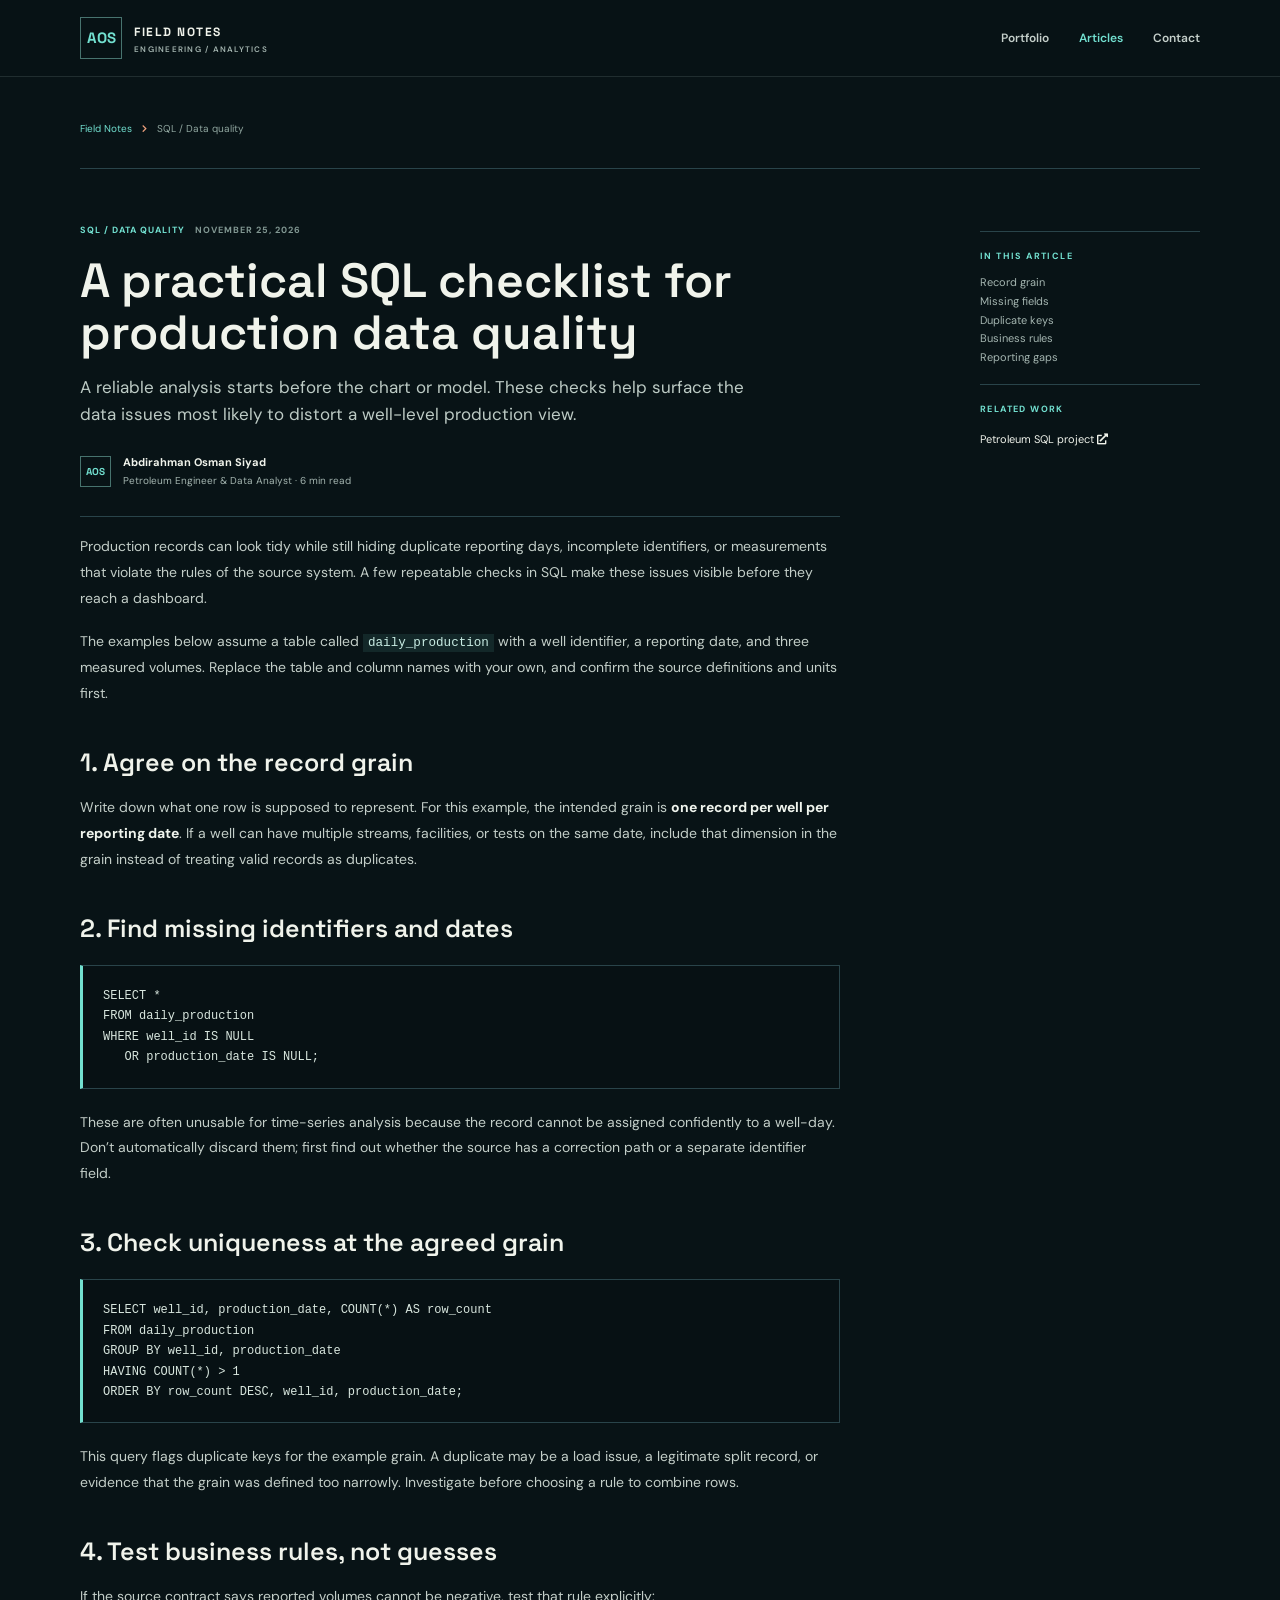
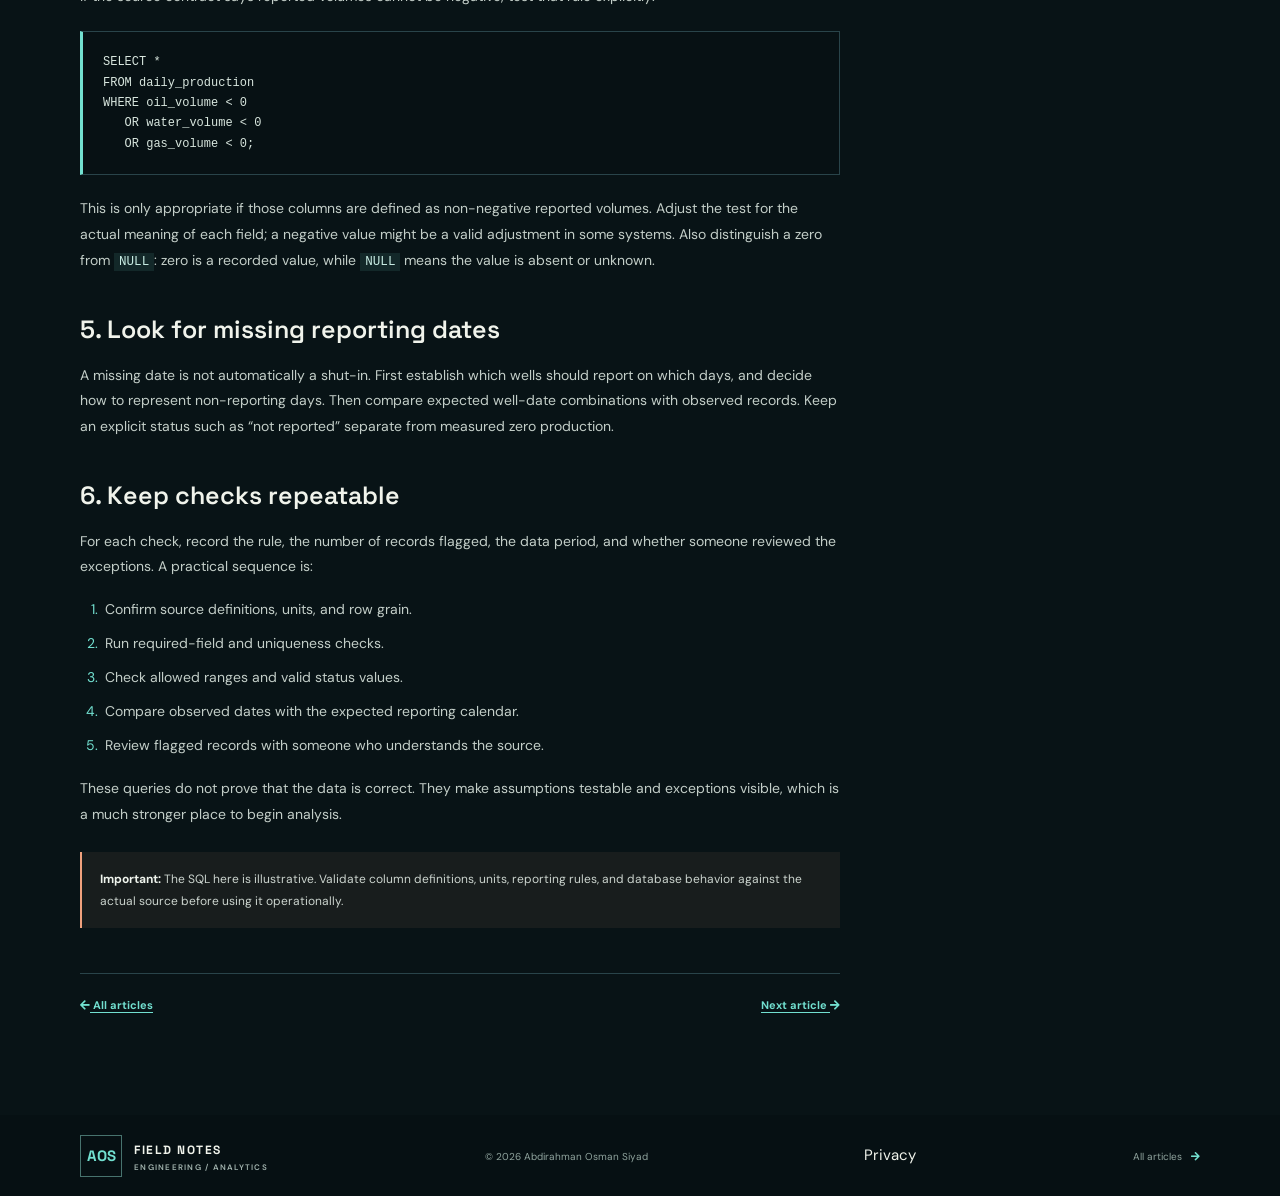
<file: blog/posts/sql-production-data-quality.html>
<!DOCTYPE html>
<html lang="en">
<head>
	<meta charset="utf-8" /><meta name="viewport" content="width=device-width, initial-scale=1" />
	<title>A Practical SQL Checklist for Production Data Quality | Abdirahman Osman Siyad</title>
	<meta name="description" content="A practical SQL checklist for detecting missing keys, duplicate well-days, invalid measurements, and suspicious gaps before analyzing production data." />
	<meta name="theme-color" content="#081316" /><meta property="og:type" content="article" /><meta property="og:title" content="A Practical SQL Checklist for Production Data Quality" /><meta property="og:description" content="Check identifiers, duplicates, valid ranges, and missing reporting dates before analyzing production data." /><meta property="og:url" content="https://abdirahmansiyad.github.io/blog/posts/sql-production-data-quality.html" />
	<link rel="canonical" href="https://abdirahmansiyad.github.io/blog/posts/sql-production-data-quality.html" /><link rel="preconnect" href="https://fonts.googleapis.com" /><link rel="preconnect" href="https://fonts.gstatic.com" crossorigin /><link href="https://fonts.googleapis.com/css2?family=DM+Sans:wght@400;500;600;700&family=Space+Grotesk:wght@400;500;600;700&display=swap" rel="stylesheet" /><link rel="stylesheet" href="../../assets/css/fontawesome-all.min.css" /><link rel="stylesheet" href="../../assets/css/blog.css" />
	<script type="application/ld+json">{"@context":"https://schema.org","@type":"BlogPosting","headline":"A practical SQL checklist for production data quality","description":"A practical SQL checklist for detecting missing keys, duplicate well-days, invalid measurements, and suspicious gaps before analyzing production data.","datePublished":"2026-11-25T18:24:28+02:00","dateModified":"2026-11-25T18:51:00+02:00","author":{"@type":"Person","name":"Abdirahman Osman Siyad","url":"https://abdirahmansiyad.github.io/"},"publisher":{"@type":"Person","name":"Abdirahman Osman Siyad"},"mainEntityOfPage":{"@type":"WebPage","@id":"https://abdirahmansiyad.github.io/blog/posts/sql-production-data-quality.html"},"inLanguage":"en"}</script>
</head>
<body>
	<header class="journal-header"><div class="journal-shell header-row"><a class="journal-brand" href="../../index.html"><span class="brand-mark">AOS</span><span>FIELD NOTES<small>ENGINEERING / ANALYTICS</small></span></a><nav aria-label="Main navigation"><a href="../../index.html">Portfolio</a><a class="active" href="../">Articles</a><a href="../../index.html#contact">Contact</a></nav></div></header>
	<main><div class="journal-shell article-top"><nav class="breadcrumb" aria-label="Breadcrumb"><a href="../">Field Notes</a><i class="fas fa-chevron-right" aria-hidden="true"></i><span>SQL / Data quality</span></nav></div>
		<div class="journal-shell article-layout"><article class="article-main"><header class="article-heading"><div class="article-meta"><span>SQL / DATA QUALITY</span><time datetime="2026-11-25">NOVEMBER 25, 2026</time></div><h1>A practical SQL checklist for production data quality</h1><p class="article-deck">A reliable analysis starts before the chart or model. These checks help surface the data issues most likely to distort a well-level production view.</p><div class="author-line"><span class="author-stamp">AOS</span><span><strong>Abdirahman Osman Siyad</strong>Petroleum Engineer &amp; Data Analyst · 6 min read</span></div></header>
			<div class="article-body"><p>Production records can look tidy while still hiding duplicate reporting days, incomplete identifiers, or measurements that violate the rules of the source system. A few repeatable checks in SQL make these issues visible before they reach a dashboard.</p><p>The examples below assume a table called <code>daily_production</code> with a well identifier, a reporting date, and three measured volumes. Replace the table and column names with your own, and confirm the source definitions and units first.</p>
			<h2>1. Agree on the record grain</h2><p>Write down what one row is supposed to represent. For this example, the intended grain is <strong>one record per well per reporting date</strong>. If a well can have multiple streams, facilities, or tests on the same date, include that dimension in the grain instead of treating valid records as duplicates.</p>
			<h2>2. Find missing identifiers and dates</h2><pre><code>SELECT *
FROM daily_production
WHERE well_id IS NULL
   OR production_date IS NULL;</code></pre><p>These are often unusable for time-series analysis because the record cannot be assigned confidently to a well-day. Don’t automatically discard them; first find out whether the source has a correction path or a separate identifier field.</p>
			<h2>3. Check uniqueness at the agreed grain</h2><pre><code>SELECT well_id, production_date, COUNT(*) AS row_count
FROM daily_production
GROUP BY well_id, production_date
HAVING COUNT(*) &gt; 1
ORDER BY row_count DESC, well_id, production_date;</code></pre><p>This query flags duplicate keys for the example grain. A duplicate may be a load issue, a legitimate split record, or evidence that the grain was defined too narrowly. Investigate before choosing a rule to combine rows.</p>
			<h2>4. Test business rules, not guesses</h2><p>If the source contract says reported volumes cannot be negative, test that rule explicitly:</p><pre><code>SELECT *
FROM daily_production
WHERE oil_volume &lt; 0
   OR water_volume &lt; 0
   OR gas_volume &lt; 0;</code></pre><p>This is only appropriate if those columns are defined as non-negative reported volumes. Adjust the test for the actual meaning of each field; a negative value might be a valid adjustment in some systems. Also distinguish a zero from <code>NULL</code>: zero is a recorded value, while <code>NULL</code> means the value is absent or unknown.</p>
			<h2>5. Look for missing reporting dates</h2><p>A missing date is not automatically a shut-in. First establish which wells should report on which days, and decide how to represent non-reporting days. Then compare expected well-date combinations with observed records. Keep an explicit status such as “not reported” separate from measured zero production.</p>
			<h2>6. Keep checks repeatable</h2><p>For each check, record the rule, the number of records flagged, the data period, and whether someone reviewed the exceptions. A practical sequence is:</p><ol><li>Confirm source definitions, units, and row grain.</li><li>Run required-field and uniqueness checks.</li><li>Check allowed ranges and valid status values.</li><li>Compare observed dates with the expected reporting calendar.</li><li>Review flagged records with someone who understands the source.</li></ol><p>These queries do not prove that the data is correct. They make assumptions testable and exceptions visible, which is a much stronger place to begin analysis.</p>
			<div class="article-note"><strong>Important:</strong> The SQL here is illustrative. Validate column definitions, units, reporting rules, and database behavior against the actual source before using it operationally.</div>
			<div class="article-end"><a href="../"><i class="fas fa-arrow-left" aria-hidden="true"></i> All articles</a><a href="grouping-shut-in-events-with-sql.html">Next article <i class="fas fa-arrow-right" aria-hidden="true"></i></a></div></div></article>
			<aside class="article-aside" aria-label="Article details"><div class="aside-block"><h2>IN THIS ARTICLE</h2><p>Record grain<br />Missing fields<br />Duplicate keys<br />Business rules<br />Reporting gaps</p></div><div class="aside-block"><h2>RELATED WORK</h2><a href="https://github.com/AbdirahmanSiyad/SQL-Petroleum-surveillance-completion" target="_blank" rel="noopener noreferrer">Petroleum SQL project <i class="fas fa-external-link-alt" aria-hidden="true"></i></a></div></aside>
		</div>
	</main>
	<footer class="journal-footer"><div class="journal-shell footer-row"><a class="journal-brand" href="../../index.html"><span class="brand-mark">AOS</span><span>FIELD NOTES<small>ENGINEERING / ANALYTICS</small></span></a><p>© 2026 Abdirahman Osman Siyad</p><a href="../../privacy.html">Privacy</a><a href="../">All articles <i class="fas fa-arrow-right" aria-hidden="true"></i></a></div></footer>
</body>
</html>
</file>
<file: assets/css/portfolio.css>
:root {
	color-scheme: dark;
	--ink: #081316;
	--ink-soft: #0d1d21;
	--panel: #10252a;
	--panel-light: #153138;
	--line: #29454a;
	--text: #eff4ed;
	--muted: #a0b4b2;
	--teal: #72e0d0;
	--lime: #d4ee86;
	--coral: #f0a17d;
	--shell: 1160px;
}

* {
	box-sizing: border-box;
}

html {
	scroll-behavior: smooth;
	scroll-padding-top: 90px;
}

body {
	margin: 0;
	background: var(--ink);
	color: var(--text);
	font-family: "DM Sans", sans-serif;
	font-size: 16px;
	line-height: 1.65;
}

body::before {
	position: fixed;
	inset: 0;
	z-index: -1;
	background-image: linear-gradient(rgba(131, 185, 179, .035) 1px, transparent 1px), linear-gradient(90deg, rgba(131, 185, 179, .035) 1px, transparent 1px);
	background-size: 52px 52px;
	content: "";
	mask-image: linear-gradient(to bottom, black, transparent 80%);
}

a {
	color: inherit;
	text-decoration: none;
}

button,
a {
	-webkit-tap-highlight-color: transparent;
}

button:focus-visible,
a:focus-visible {
	outline: 2px solid var(--lime);
	outline-offset: 4px;
}

.shell {
	width: min(var(--shell), calc(100% - 64px));
	margin-inline: auto;
}

.site-header {
	position: sticky;
	top: 0;
	z-index: 20;
	border-bottom: 1px solid rgba(160, 190, 183, .14);
	background: rgba(8, 19, 22, .92);
	backdrop-filter: blur(16px);
}

.header-inner,
.site-nav,
.wordmark,
.hero-actions,
.hero-caption,
.signal-inner,
.section-heading,
.project-topline,
.project-footer,
.footer-inner {
	display: flex;
	align-items: center;
}

.header-inner {
	min-height: 78px;
	justify-content: space-between;
}

.wordmark {
	gap: 11px;
}

.wordmark > span {
	color: var(--teal);
	font-family: "Space Grotesk", sans-serif;
	font-size: 23px;
	font-weight: 700;
	letter-spacing: 0;
}

.wordmark small {
	padding-left: 11px;
	border-left: 1px solid var(--line);
	color: var(--muted);
	font-size: 9px;
	font-weight: 700;
	letter-spacing: 1.4px;
}

.site-nav {
	gap: 30px;
}

.site-nav a {
	color: #c1ceca;
	font-size: 12px;
	font-weight: 600;
	transition: color .2s ease;
}

.site-nav a:hover,
.site-nav a:focus-visible {
	color: var(--teal);
}

.language-select {
	min-height: 36px;
	padding: 0 28px 0 10px;
	border: 1px solid var(--line);
	border-radius: 2px;
	background: var(--ink-soft);
	color: var(--text);
	font: inherit;
	font-size: 11px;
}

.language-select:focus-visible {
	outline: 2px solid var(--lime);
	outline-offset: 3px;
}

.visually-hidden {
	position: absolute;
	width: 1px;
	height: 1px;
	padding: 0;
	margin: -1px;
	overflow: hidden;
	clip: rect(0, 0, 0, 0);
	white-space: nowrap;
	border: 0;
}

.site-nav .nav-contact {
	padding: 9px 12px;
	border: 1px solid var(--line);
	color: var(--text);
}

.nav-contact i {
	margin-left: 8px;
	color: var(--teal);
}

.nav-toggle {
	display: none;
	width: 42px;
	height: 42px;
	border: 1px solid var(--line);
	background: transparent;
	color: var(--text);
	font-size: 17px;
}

.hero {
	position: relative;
	display: flex;
	min-height: min(760px, calc(100svh - 78px));
	align-items: center;
	background-color: #102226;
	background-image: url("https://images.unsplash.com/photo-1516937941344-00b4e0337589?auto=format&fit=crop&w=2200&q=85");
	background-position: center 48%;
	background-size: cover;
	overflow: hidden;
}

.hero-shade {
	position: absolute;
	inset: 0;
	background: linear-gradient(90deg, rgba(5, 15, 18, .96) 0%, rgba(5, 15, 18, .84) 44%, rgba(5, 15, 18, .28) 100%), linear-gradient(0deg, rgba(5, 15, 18, .52), transparent 46%);
}

.hero-inner {
	position: relative;
	z-index: 1;
	padding-block: 110px 128px;
}

.eyebrow,
.section-kicker,
.skill-index,
.project-topline,
.hero-location,
.hero-caption,
.signal-inner,
.contact-links > * > span,
.report-files > span {
	font-size: 10px;
	font-weight: 700;
	letter-spacing: 1.7px;
}

.eyebrow {
	display: flex;
	align-items: center;
	gap: 11px;
	margin: 0 0 24px;
	color: #d6e3de;
}

.status-dot,
.signal-inner i {
	width: 7px;
	height: 7px;
	flex: 0 0 auto;
	border-radius: 50%;
	background: var(--lime);
	box-shadow: 0 0 14px rgba(212, 238, 134, .55);
}

.eyebrow-divider {
	color: var(--teal);
}

.hero h1,
.section-heading h2,
.education-grid h2,
.contact-inner h2 {
	margin: 0;
	font-family: "Space Grotesk", sans-serif;
	font-weight: 600;
	letter-spacing: 0;
}

.hero h1 {
	max-width: 840px;
	font-size: 88px;
	line-height: .98;
}

.hero h1 span,
.section-heading h2 span,
.education-grid h2 span,
.contact-inner h2 span {
	color: var(--teal);
}

.hero-lede {
	margin: 27px 0 8px;
	color: var(--lime);
	font-family: "Space Grotesk", sans-serif;
	font-size: 20px;
	font-weight: 500;
}

.hero-intro {
	max-width: 560px;
	margin: 0;
	color: #c2ceca;
	font-size: 15px;
}

.hero-actions {
	flex-wrap: wrap;
	gap: 12px;
	margin-top: 29px;
}

.button {
	min-height: 46px;
	display: inline-flex;
	align-items: center;
	justify-content: center;
	gap: 13px;
	padding: 0 17px;
	font-size: 12px;
	font-weight: 700;
	transition: transform .2s ease, background .2s ease, color .2s ease;
}

.button:hover {
	transform: translateY(-2px);
}

.button-primary {
	background: var(--teal);
	color: #082024;
}

.button-primary:hover {
	background: var(--lime);
}

.button-quiet {
	border: 1px solid rgba(229, 241, 234, .42);
	color: var(--text);
}

.button-quiet:hover {
	border-color: var(--teal);
	color: var(--teal);
}

.resume-link {
	padding: 10px 4px;
	color: #d4dfda;
	font-size: 12px;
	font-weight: 600;
}

.resume-link i {
	margin-left: 7px;
	color: var(--teal);
}

.hero-caption {
	position: absolute;
	right: 32px;
	bottom: 34px;
	gap: 13px;
	color: #e2eae4;
	font-size: 9px;
}

.caption-line {
	width: 42px;
	height: 1px;
	background: var(--teal);
}

.hero-location {
	position: absolute;
	bottom: 34px;
	left: 0;
	color: #c6d4ce;
	font-size: 9px;
}

.hero-location i {
	margin-right: 7px;
	color: var(--teal);
}

.scroll-cue {
	position: absolute;
	bottom: 0;
	left: 50%;
	width: 1px;
	height: 27px;
	background: rgba(255, 255, 255, .5);
}

.scroll-cue span {
	position: absolute;
	top: 0;
	left: -3px;
	width: 7px;
	height: 7px;
	border-radius: 50%;
	background: var(--teal);
	animation: scroll-drop 1.8s ease-in-out infinite;
}

@keyframes scroll-drop {
	0% { transform: translateY(0); opacity: 1; }
	80%, 100% { transform: translateY(19px); opacity: 0; }
}

.signal-strip {
	border-top: 1px solid var(--line);
	border-bottom: 1px solid var(--line);
	background: #0b191d;
}

.signal-inner {
	min-height: 65px;
	justify-content: space-between;
	gap: 18px;
	color: #b1c2bd;
	font-size: 9px;
}

.signal-inner i {
	width: 4px;
	height: 4px;
	background: var(--coral);
	box-shadow: none;
}

.section {
	padding-block: 108px;
}

.about-section {
	background: rgba(14, 30, 34, .72);
}

.section-heading {
	align-items: flex-end;
	justify-content: space-between;
	gap: 36px;
	margin-bottom: 48px;
}

.section-kicker {
	margin: 0 0 14px;
	color: var(--teal);
	font-size: 9px;
}

.section-heading h2,
.education-grid h2,
.contact-inner h2 {
	font-size: 48px;
	line-height: 1.08;
}

.heading-note {
	max-width: 310px;
	margin: 0 0 3px;
	color: var(--muted);
	font-size: 13px;
}

.about-grid {
	display: grid;
	grid-template-columns: 1.15fr .85fr;
	gap: 90px;
	align-items: start;
}

.about-copy p {
	max-width: 640px;
	margin: 0 0 18px;
	color: #b9c8c3;
	font-size: 14px;
}

.about-copy .lead-copy {
	color: var(--text);
	font-family: "Space Grotesk", sans-serif;
	font-size: 21px;
	line-height: 1.55;
}

.profile-facts {
	border-top: 1px solid var(--line);
}

.profile-facts > div {
	display: grid;
	grid-template-columns: 38px 1fr;
	gap: 13px;
	padding: 17px 0;
	border-bottom: 1px solid var(--line);
}

.profile-facts > div > span {
	color: var(--teal);
	font-family: "Space Grotesk", sans-serif;
	font-size: 13px;
}

.profile-facts p {
	margin: 0;
}

.profile-facts strong,
.profile-facts small {
	display: block;
}

.profile-facts strong {
	font-size: 13px;
}

.profile-facts small {
	margin-top: 4px;
	color: var(--muted);
	font-size: 11px;
}

.expertise-section {
	background: #0a171a;
}

.skills-grid {
	display: grid;
	grid-template-columns: repeat(3, minmax(0, 1fr));
	border-top: 1px solid var(--line);
	border-bottom: 1px solid var(--line);
}

.skill-group {
	padding: 29px 27px 31px;
	border-right: 1px solid var(--line);
}

.skill-group:first-child {
	padding-left: 0;
}

.skill-group:last-child {
	padding-right: 0;
	border-right: 0;
}

.skill-icon {
	width: 39px;
	height: 39px;
	display: grid;
	place-items: center;
	border: 1px solid #3e6565;
	color: var(--teal);
	font-size: 15px;
}

.skill-index {
	margin: 20px 0 7px;
	color: var(--coral);
	font-size: 9px;
}

.skill-group h3,
.project-card h3,
.education-item h3 {
	margin: 0;
	font-family: "Space Grotesk", sans-serif;
	font-size: 20px;
	font-weight: 600;
	line-height: 1.35;
}

.skill-group > p:not(.skill-index) {
	min-height: 63px;
	margin: 12px 0 16px;
	color: var(--muted);
	font-size: 12px;
}

.skill-list {
	margin: 0;
	padding: 0;
	list-style: none;
}

.skill-list li {
	position: relative;
	padding: 7px 0 7px 14px;
	border-top: 1px solid rgba(41, 69, 74, .7);
	color: #d0dbd5;
	font-size: 11px;
}

.skill-list li::before {
	position: absolute;
	left: 0;
	color: var(--teal);
	content: "+";
}

.projects-section {
	background: rgba(14, 30, 34, .72);
}

.project-grid {
	display: grid;
	grid-template-columns: repeat(3, minmax(0, 1fr));
	gap: 14px;
}

.project-card {
	min-width: 0;
	min-height: 405px;
	display: flex;
	flex-direction: column;
	padding: 23px 22px 18px;
	border: 1px solid var(--line);
	border-radius: 4px;
	background: linear-gradient(145deg, rgba(21, 49, 56, .78), rgba(11, 27, 31, .95));
	transition: border-color .2s ease, transform .2s ease;
}

.project-card:hover {
	transform: translateY(-4px);
	border-color: #598c83;
}

.project-featured {
	border-top: 2px solid var(--teal);
}

.project-upcoming {
	border-style: dashed;
}

.project-upcoming .project-topline {
	color: var(--coral);
}

.project-topline {
	justify-content: space-between;
	gap: 12px;
	color: var(--teal);
	font-size: 8px;
}

.project-topline i {
	color: #7d9791;
	font-size: 11px;
}

.project-mark {
	min-height: 82px;
	display: flex;
	align-items: center;
	gap: 14px;
	margin-block: 17px 16px;
	padding: 0 13px;
	border-block: 1px solid rgba(114, 224, 208, .18);
	background: repeating-linear-gradient(90deg, rgba(114, 224, 208, .045) 0, rgba(114, 224, 208, .045) 1px, transparent 1px, transparent 28px);
	color: #c8d9d2;
}

.project-mark > i {
	color: var(--lime);
	font-size: 23px;
}

.project-mark span {
	font-size: 8px;
	font-weight: 700;
	letter-spacing: 1px;
}

.project-mark b {
	padding-inline: 4px;
	color: var(--teal);
}

.project-mark-well > i {
	color: var(--coral);
}

.project-mark-network > i {
	color: var(--teal);
}

.project-card h3 {
	font-size: 18px;
}

.project-card > p {
	margin: 12px 0 17px;
	color: #adbfba;
	font-size: 12px;
	line-height: 1.7;
}

.report-files {
	display: grid;
	gap: 6px;
	margin-bottom: 18px;
}

.report-files > span {
	margin-bottom: 2px;
	color: #8fa6a0;
	font-size: 8px;
}

.report-files code {
	width: fit-content;
	max-width: 100%;
	padding: 3px 7px;
	border-left: 2px solid var(--teal);
	background: rgba(4, 15, 17, .45);
	color: #d9e7df;
	font-family: "DM Sans", sans-serif;
	font-size: 10px;
	overflow-wrap: anywhere;
}

.project-footer {
	align-items: flex-start;
	flex-direction: column;
	gap: 12px;
	margin-top: auto;
	padding-top: 14px;
	border-top: 1px solid rgba(41, 69, 74, .8);
}

.tag-list {
	display: flex;
	flex-wrap: wrap;
	gap: 6px;
	margin: 0;
	padding: 0;
	list-style: none;
}

.tag-list li {
	padding: 3px 7px;
	border: 1px solid #355158;
	color: #b8cac3;
	font-size: 9px;
}

.text-link {
	color: var(--teal);
	font-size: 11px;
	font-weight: 700;
}

.text-link i {
	margin-left: 7px;
	transition: transform .2s ease;
}

.text-link:hover i {
	transform: translateX(4px);
}

.repository-note {
	margin: 19px 0 0;
	color: var(--muted);
	font-size: 11px;
}

.repository-note i {
	margin-right: 6px;
	color: var(--coral);
}

.education-section {
	background: #091619;
}

.education-grid {
	display: grid;
	grid-template-columns: .75fr 1.25fr;
	gap: 90px;
}

.education-grid h2 {
	font-size: 43px;
}

.education-intro {
	max-width: 310px;
	margin: 19px 0 0;
	color: var(--muted);
	font-size: 13px;
}

	.education-content {
		display: grid;
		gap: 24px;
	}

	.education-items {
	border-top: 1px solid var(--line);
}

	.education-extras {
		display: grid;
		grid-template-columns: repeat(2, minmax(0, 1fr));
		gap: 22px;
	}

	.education-extras > div {
		padding-top: 15px;
		border-top: 1px solid var(--line);
	}

	.education-extras h3 {
		margin: 0 0 8px;
		color: var(--teal);
		font-family: "Space Grotesk", sans-serif;
		font-size: 14px;
		font-weight: 600;
	}

	.education-extras p {
		margin: 0;
		color: var(--muted);
		font-size: 11px;
	}

.education-item {
	display: grid;
	grid-template-columns: 72px 1fr;
	gap: 17px;
	padding: 20px 0;
	border-bottom: 1px solid var(--line);
}

.education-year {
	padding-top: 3px;
	color: var(--teal);
	font-family: "Space Grotesk", sans-serif;
	font-size: 12px;
	font-weight: 700;
}

.education-item h3 {
	font-size: 16px;
}

.education-item p,
.education-item small {
	margin: 4px 0 0;
	color: #bdccc6;
	font-size: 12px;
}

.education-item small {
	display: block;
	color: var(--muted);
}

.contact-section {
	padding-block: 88px;
	border-top: 1px solid var(--line);
	background: #10262a;
}

.contact-inner {
	display: grid;
	grid-template-columns: 1fr .8fr;
	gap: 90px;
	align-items: end;
}

.contact-inner h2 {
	font-size: 49px;
}

.contact-copy {
	margin: 17px 0 0;
	color: #b3c3bd;
	font-size: 13px;
}

.contact-links {
	border-top: 1px solid #426164;
}

.contact-links > * {
	min-height: 58px;
	display: grid;
	grid-template-columns: 74px minmax(0, 1fr) 18px;
	gap: 10px;
	align-items: center;
	margin: 0;
	border-bottom: 1px solid #426164;
	color: #e0eae3;
	font-size: 12px;
	 overflow-wrap: anywhere;
}

.contact-links > * > span {
	color: var(--teal);
	font-size: 8px;
}

.contact-links > a > i {
	color: var(--teal);
	font-size: 10px;
}

.site-footer {
	background: #061013;
}

.footer-inner {
	min-height: 84px;
	justify-content: space-between;
	gap: 20px;
}

.footer-inner p,
.back-to-top {
	margin: 0;
	color: #8fa49e;
	font-size: 10px;
}

.back-to-top i {
	margin-left: 7px;
	color: var(--teal);
}

@media (max-width: 900px) {
	.site-nav {
		gap: 18px;
	}

	.hero h1 {
		font-size: 72px;
	}

	.about-grid,
	.education-grid,
	.contact-inner {
		gap: 48px;
	}

	.project-grid {
		grid-template-columns: repeat(2, minmax(0, 1fr));
	}

}

@media (max-width: 680px) {
	.shell {
		width: min(var(--shell), calc(100% - 40px));
	}

	.header-inner {
		min-height: 68px;
	}

	.nav-toggle {
		display: grid;
		place-items: center;
	}

	.site-nav {
		position: absolute;
		top: 68px;
		right: 0;
		left: 0;
		display: none;
		align-items: stretch;
		flex-direction: column;
		gap: 0;
		padding: 8px 20px 17px;
		border-bottom: 1px solid var(--line);
		background: #0a171a;
	}

	.site-nav.is-open {
		display: flex;
	}

	.site-nav a {
		padding: 12px 0;
		border-bottom: 1px solid rgba(41, 69, 74, .55);
	}

	.language-control {
		padding: 8px 0;
		border-bottom: 1px solid rgba(41, 69, 74, .55);
	}

	.language-select {
		width: 100%;
	}

	.site-nav .nav-contact {
		margin-top: 10px;
		padding: 10px;
		border: 1px solid var(--line);
	}

	.hero {
		min-height: 690px;
		min-height: min(760px, calc(100svh - 68px));
		background-position: 58% center;
	}

	.hero-shade {
		background: linear-gradient(90deg, rgba(5, 15, 18, .93), rgba(5, 15, 18, .66)), linear-gradient(0deg, rgba(5, 15, 18, .65), transparent 60%);
	}

	.hero-inner {
		padding-block: 84px 108px;
	}

	.eyebrow {
		flex-wrap: wrap;
		font-size: 8px;
	}

	.hero h1 {
		font-size: 56px;
	}

	.hero-lede {
		max-width: 330px;
		font-size: 17px;
	}

	.hero-intro {
		max-width: 450px;
		font-size: 13px;
	}

	.hero-actions {
		align-items: flex-start;
		gap: 8px;
	}

	.button {
		min-height: 42px;
		padding-inline: 12px;
		font-size: 10px;
	}

	.resume-link {
		flex-basis: 100%;
	}

	.hero-caption {
		right: 20px;
		bottom: 31px;
		font-size: 7px;
	}

	.caption-line {
		width: 22px;
	}

	.hero-location {
		bottom: 63px;
		font-size: 7px;
	}

	.signal-inner {
		min-height: auto;
		justify-content: flex-start;
		gap: 10px;
		padding-block: 15px;
		overflow: hidden;
		white-space: nowrap;
		font-size: 7px;
	}

	.signal-inner span:nth-of-type(n+3),
	.signal-inner i:nth-of-type(n+2) {
		display: none;
	}

	.section {
		padding-block: 76px;
	}

	.section-heading {
		align-items: flex-start;
		flex-direction: column;
		gap: 13px;
		margin-bottom: 32px;
	}

	.section-heading h2,
	.education-grid h2,
	.contact-inner h2 {
		font-size: 38px;
	}

	.heading-note {
		max-width: 390px;
		font-size: 12px;
	}

	.about-grid,
	.education-grid,
	.contact-inner {
		grid-template-columns: 1fr;
		gap: 34px;
	}

	.about-copy .lead-copy {
		font-size: 18px;
	}

	.about-copy p {
		font-size: 13px;
	}

	.skills-grid {
		grid-template-columns: 1fr;
	}

	.skill-group,
	.skill-group:first-child,
	.skill-group:last-child {
		padding: 25px 0;
		border-right: 0;
		border-bottom: 1px solid var(--line);
	}

	.skill-group:last-child {
		border-bottom: 0;
	}

	.skill-group > p:not(.skill-index) {
		min-height: auto;
	}

	.project-grid {
		grid-template-columns: 1fr;
	}

	.project-card {
		min-height: 0;
		grid-column: auto;
		padding-inline: 18px;
	}

	.project-footer {
		margin-top: 5px;
	}

	.education-grid {
		gap: 30px;
	}

	.education-extras {
		grid-template-columns: 1fr;
		gap: 16px;
	}

	.education-intro {
		max-width: 420px;
	}

	.education-item {
		grid-template-columns: 72px 1fr;
		gap: 12px;
	}

	.contact-section {
		padding-block: 70px;
	}

	.contact-inner {
		gap: 28px;
	}

	.contact-links > * {
		grid-template-columns: 58px minmax(0, 1fr) 15px;
		font-size: 10px;
	}

	.footer-inner {
		min-height: 110px;
		flex-wrap: wrap;
		padding-block: 17px;
	}

	.footer-inner .wordmark {
		flex-basis: 100%;
	}
}

@media (prefers-reduced-motion: reduce) {
	html {
		scroll-behavior: auto;
	}

	*,
	*::before,
	*::after {
		animation-duration: .01ms !important;
		animation-iteration-count: 1 !important;
		transition-duration: .01ms !important;
	}
}
</file>
<file: assets/css/blog.css>
:root {
	color-scheme: dark;
	--journal-ink: #081316;
	--journal-deep: #0c1c20;
	--journal-panel: #11272b;
	--journal-line: #29444a;
	--journal-text: #f0f3eb;
	--journal-muted: #a4b5b0;
	--journal-teal: #72e0d0;
	--journal-coral: #f0a17d;
	--journal-lime: #d4ee86;
}

* { box-sizing: border-box; }
html { scroll-behavior: smooth; scroll-padding-top: 85px; }
body { margin: 0; background: var(--journal-ink); color: var(--journal-text); font-family: "DM Sans", sans-serif; font-size: 15px; line-height: 1.7; }
a { color: inherit; text-decoration: none; }
a:focus-visible, button:focus-visible, input:focus-visible { outline: 2px solid var(--journal-lime); outline-offset: 4px; }
button, input { font: inherit; }
.journal-shell { width: min(1120px, calc(100% - 64px)); margin-inline: auto; }
.journal-header { position: sticky; top: 0; z-index: 10; border-bottom: 1px solid rgba(164, 190, 181, .16); background: rgba(8, 19, 22, .94); backdrop-filter: blur(15px); }
.header-row, .journal-brand, .header-row nav, .footer-row { display: flex; align-items: center; }
.header-row, .footer-row { min-height: 76px; justify-content: space-between; gap: 24px; }
.journal-brand { gap: 12px; font-family: "Space Grotesk", sans-serif; font-size: 12px; font-weight: 700; letter-spacing: 1.5px; }
.journal-brand small { display: block; margin-top: 2px; color: var(--journal-muted); font: 600 8px "DM Sans", sans-serif; letter-spacing: 1.25px; }
.brand-mark { display: grid; width: 42px; aspect-ratio: 1; place-items: center; border: 1px solid #47736e; color: var(--journal-teal); font-size: 15px; letter-spacing: 0; }
.header-row nav { gap: 30px; color: #c4cfca; font-size: 12px; font-weight: 600; }
.header-row nav a { transition: color .2s ease; }
.header-row nav a:hover, .header-row nav .active { color: var(--journal-teal); }
.journal-hero { position: relative; min-height: 540px; display: flex; align-items: center; overflow: hidden; border-bottom: 1px solid var(--journal-line); background: #102226; }
.hero-image { position: absolute; inset: 0; background-image: linear-gradient(90deg, rgba(5, 15, 18, .97) 0%, rgba(5, 15, 18, .8) 44%, rgba(5, 15, 18, .28) 100%), linear-gradient(0deg, rgba(5, 15, 18, .5), transparent 55%), url("https://images.unsplash.com/photo-1516937941344-00b4e0337589?auto=format&fit=crop&w=2000&q=85"); background-position: center 49%; background-size: cover; }
.hero-copy { position: relative; z-index: 1; padding-block: 88px 104px; animation: rise-in .7s ease both; }
.eyebrow, .section-label, .article-meta, .hero-index { color: var(--journal-teal); font-size: 9px; font-weight: 700; letter-spacing: 1.7px; }
.eyebrow { display: flex; align-items: center; gap: 11px; margin: 0 0 23px; color: #d2dfd8; }
.eyebrow span { width: 7px; height: 7px; border-radius: 50%; background: var(--journal-lime); box-shadow: 0 0 13px rgba(212, 238, 134, .6); }
.hero-copy h1, .section-intro h2, .contact-band h2 { margin: 0; font: 600 68px/.99 "Space Grotesk", sans-serif; letter-spacing: 0; }
.hero-copy h1 em, .section-intro h2 em, .contact-band h2 em { color: var(--journal-teal); font-style: normal; }
.hero-copy > p:not(.eyebrow) { max-width: 550px; margin: 22px 0 0; color: #c1ceca; font-size: 15px; }
.hero-link, .read-link { display: inline-flex; align-items: center; gap: 11px; color: var(--journal-teal); font-size: 11px; font-weight: 700; }
.hero-link { margin-top: 27px; }
.hero-index { position: absolute; right: max(32px, calc((100vw - 1120px) / 2)); bottom: 30px; color: #d5e0dc; }
.hero-index span { margin-inline: 5px; color: var(--journal-coral); }
.latest-section { padding-block: 89px 100px; }
.section-intro { display: flex; align-items: flex-end; justify-content: space-between; gap: 40px; margin-bottom: 35px; }
.section-label { margin: 0 0 13px; color: var(--journal-coral); }
.section-intro h2 { font-size: 43px; }
.section-intro > p { max-width: 290px; margin: 0 0 4px; color: var(--journal-muted); font-size: 12px; }
.library-tools { display: flex; align-items: center; justify-content: space-between; gap: 22px; padding-block: 18px; border-top: 1px solid var(--journal-line); border-bottom: 1px solid var(--journal-line); }
.search-box { min-width: 240px; display: flex; align-items: center; gap: 11px; color: var(--journal-teal); }
.search-box input { width: 100%; padding: 8px 0; border: 0; background: transparent; color: var(--journal-text); font-size: 12px; }
.search-box input::placeholder { color: #829893; }
.search-box input:focus-visible { outline-offset: 2px; }
.category-filters { display: flex; flex-wrap: wrap; gap: 7px; }
.filter-button { min-height: 34px; padding: 0 12px; border: 1px solid #36535a; background: transparent; color: #bdcbc6; cursor: pointer; font-size: 10px; transition: background .2s ease, color .2s ease, border-color .2s ease; }
.filter-button:hover, .filter-button.selected { border-color: var(--journal-teal); background: rgba(114, 224, 208, .1); color: var(--journal-teal); }
.result-count { margin: 17px 0; color: #91a7a0; font-size: 10px; }
.article-grid { display: grid; grid-template-columns: repeat(2, minmax(0, 1fr)); gap: 17px; }
.article-card { min-width: 0; display: grid; grid-template-columns: minmax(150px, .75fr) 1.25fr; border: 1px solid var(--journal-line); background: linear-gradient(140deg, rgba(18, 40, 44, .96), rgba(10, 25, 29, .96)); transition: transform .2s ease, border-color .2s ease; animation: rise-in .5s ease both; }
.article-card:hover { transform: translateY(-3px); border-color: #527a75; }
.article-card[hidden] { display: none; }
.article-cover { min-height: 235px; display: flex; flex-direction: column; justify-content: space-between; padding: 16px; overflow: hidden; background-color: #183137; background-image: linear-gradient(145deg, rgba(11, 27, 31, .06), rgba(6, 18, 21, .9)), repeating-linear-gradient(135deg, transparent 0 20px, rgba(114, 224, 208, .07) 21px 22px); color: #c9d8d1; }
.article-cover > span { display: flex; justify-content: space-between; gap: 12px; font-size: 8px; font-weight: 700; letter-spacing: 1.3px; }
.article-cover > span b { color: var(--journal-coral); }
.article-cover > i { align-self: flex-end; color: var(--journal-teal); font-size: 33px; }
.cover-events { background-color: #2b2c26; background-image: linear-gradient(145deg, rgba(11, 27, 31, .05), rgba(6, 18, 21, .9)), repeating-linear-gradient(0deg, transparent 0 17px, rgba(240, 161, 125, .13) 18px 19px); }
.cover-events > i { color: var(--journal-coral); }
.cover-portfolio { background-color: #1c302c; background-image: linear-gradient(145deg, rgba(11, 27, 31, .05), rgba(6, 18, 21, .9)), repeating-linear-gradient(45deg, transparent 0 20px, rgba(212, 238, 134, .1) 21px 22px); }
.cover-portfolio > i { color: var(--journal-lime); }
.cover-warehouse { background-color: #202b30; background-image: linear-gradient(145deg, rgba(11, 27, 31, .05), rgba(6, 18, 21, .9)), repeating-linear-gradient(90deg, transparent 0 24px, rgba(114, 224, 208, .1) 25px 26px); }
.article-card-copy { display: flex; flex-direction: column; align-items: flex-start; padding: 20px 19px 18px; }
.article-meta { width: 100%; display: flex; justify-content: space-between; gap: 10px; color: var(--journal-teal); font-size: 7px; letter-spacing: 1px; }
.article-meta time { flex: 0 0 auto; color: #829893; }
.article-card h3 { margin: 17px 0 9px; font: 600 18px/1.3 "Space Grotesk", sans-serif; }
.article-card h3 a:hover { color: var(--journal-teal); }
.article-card-copy > p { margin: 0 0 17px; color: #a8bbb4; font-size: 11px; line-height: 1.7; }
.read-link { margin-top: auto; font-size: 10px; }
.empty-state { padding: 30px 0; color: var(--journal-muted); }
.visually-hidden { position: absolute; width: 1px; height: 1px; padding: 0; margin: -1px; overflow: hidden; clip: rect(0, 0, 0, 0); white-space: nowrap; border: 0; }
.contact-band { padding-block: 66px; border-top: 1px solid var(--journal-line); border-bottom: 1px solid var(--journal-line); background: #10262a; }
.contact-band-inner { display: flex; align-items: flex-end; justify-content: space-between; gap: 28px; }
.contact-band h2 { font-size: 38px; }
.contact-button { min-height: 45px; display: inline-flex; align-items: center; gap: 17px; padding: 0 15px; background: var(--journal-teal); color: #082024; font-size: 11px; font-weight: 700; transition: background .2s ease; }
.contact-button:hover { background: var(--journal-lime); }
.journal-footer { background: #061013; }
.footer-row { min-height: 82px; }
.footer-row p, .footer-row > a:last-child { margin: 0; color: #90a49e; font-size: 10px; }
.footer-row > a:last-child i { margin-left: 6px; color: var(--journal-teal); }

.article-top { padding-block: 43px 31px; border-bottom: 1px solid var(--journal-line); }
.breadcrumb { display: flex; align-items: center; gap: 10px; color: #91a7a0; font-size: 10px; }
.breadcrumb a { color: var(--journal-teal); }
.breadcrumb i { color: var(--journal-coral); font-size: 8px; }
.article-layout { display: grid; grid-template-columns: minmax(0, 760px) 220px; justify-content: space-between; gap: 65px; padding-block: 54px 100px; }
.article-main { min-width: 0; }
.article-heading .article-meta { justify-content: flex-start; font-size: 9px; }
.article-heading h1 { margin: 17px 0 15px; font: 600 48px/1.08 "Space Grotesk", sans-serif; letter-spacing: 0; }
.article-deck { max-width: 680px; margin: 0; color: #bdcbc5; font-size: 17px; line-height: 1.6; }
.author-line { display: flex; align-items: center; gap: 12px; margin-top: 25px; padding-bottom: 27px; border-bottom: 1px solid var(--journal-line); color: var(--journal-muted); font-size: 10px; }
.author-stamp { width: 31px; aspect-ratio: 1; display: grid; place-items: center; border: 1px solid #47736e; color: var(--journal-teal); font: 700 10px "Space Grotesk", sans-serif; }
.author-line strong { display: block; color: var(--journal-text); font-size: 11px; }
.article-body { color: #c3cec8; font-size: 14px; line-height: 1.85; }
.article-body h2 { margin: 40px 0 12px; color: var(--journal-text); font: 600 25px/1.25 "Space Grotesk", sans-serif; }
.article-body h3 { margin: 29px 0 9px; color: var(--journal-text); font: 600 18px/1.35 "Space Grotesk", sans-serif; }
.article-body p { margin: 17px 0; }
.article-body ul, .article-body ol { padding-left: 22px; }
.article-body li { margin-block: 8px; padding-left: 3px; }
.article-body li::marker { color: var(--journal-teal); }
.article-body strong { color: #eff4ed; }
.article-body a { color: var(--journal-teal); text-decoration: underline; text-underline-offset: 3px; }
.article-body pre { max-width: 100%; margin: 21px 0; padding: 20px; overflow-x: auto; border: 1px solid #29444a; border-left: 3px solid var(--journal-teal); background: #071114; color: #d8e6de; font: 12px/1.7 ui-monospace, SFMono-Regular, Menlo, monospace; tab-size: 4; }
.article-body code { font-family: ui-monospace, SFMono-Regular, Menlo, monospace; }
.article-body :not(pre) > code { padding: 2px 5px; background: rgba(114, 224, 208, .1); color: #c8ece3; font-size: .9em; }
.article-note { margin-block: 24px; padding: 16px 18px; border-left: 2px solid var(--journal-coral); background: rgba(240, 161, 125, .07); color: #cbd4ce; font-size: 12px; }
.article-aside { align-self: start; position: sticky; top: 115px; padding-top: 8px; }
.aside-block { padding-block: 17px; border-top: 1px solid var(--journal-line); }
.aside-block h2 { margin: 0 0 9px; color: var(--journal-teal); font-size: 9px; letter-spacing: 1.4px; }
.aside-block p, .aside-block a { margin: 0; color: var(--journal-muted); font-size: 11px; line-height: 1.7; }
.aside-block a { color: var(--journal-text); }
.aside-block a:hover { color: var(--journal-teal); }
.article-end { display: flex; justify-content: space-between; gap: 20px; margin-top: 45px; padding-top: 21px; border-top: 1px solid var(--journal-line); }
.article-end a { color: var(--journal-teal); font-size: 11px; font-weight: 700; }
.article-end a:last-child { text-align: right; }

@keyframes rise-in { from { opacity: 0; transform: translateY(12px); } to { opacity: 1; transform: translateY(0); } }
@media (prefers-reduced-motion: reduce) { *, *::before, *::after { scroll-behavior: auto !important; animation-duration: .01ms !important; animation-iteration-count: 1 !important; transition-duration: .01ms !important; } }
@media (max-width: 900px) {
	.article-grid { grid-template-columns: 1fr; }
	.article-card { grid-template-columns: minmax(170px, .65fr) 1.35fr; }
	.article-cover { min-height: 215px; }
	.article-layout { grid-template-columns: minmax(0, 1fr) 185px; gap: 35px; }
}
@media (max-width: 650px) {
	.journal-shell { width: min(1120px, calc(100% - 40px)); }
	.header-row, .footer-row { min-height: 68px; }
	.header-row nav { gap: 16px; font-size: 10px; }
	.journal-brand { gap: 9px; font-size: 10px; }
	.brand-mark { width: 36px; }
	.journal-brand small { font-size: 7px; }
	.journal-hero { min-height: 500px; }
	.hero-image { background-position: 58% center; }
	.hero-copy { padding-block: 70px 95px; }
	.hero-copy h1 { font-size: 52px; }
	.hero-copy > p:not(.eyebrow) { max-width: 420px; font-size: 13px; }
	.hero-index { right: 20px; bottom: 22px; }
	.latest-section { padding-block: 66px 72px; }
	.section-intro { align-items: flex-start; flex-direction: column; gap: 13px; margin-bottom: 25px; }
	.section-intro h2 { font-size: 36px; }
	.section-intro > p { font-size: 11px; }
	.library-tools { align-items: stretch; flex-direction: column; gap: 10px; }
	.search-box { min-width: 0; }
	.category-filters { gap: 6px; }
	.filter-button { min-height: 32px; padding-inline: 9px; font-size: 9px; }
	.article-card { grid-template-columns: 105px minmax(0, 1fr); }
	.article-cover { min-height: 215px; padding: 11px; }
	.article-cover > span { display: block; font-size: 7px; }
	.article-cover > span b { display: block; margin-top: 6px; }
	.article-cover > i { font-size: 26px; }
	.article-card-copy { padding: 15px 13px; }
	.article-meta { flex-direction: column; gap: 4px; font-size: 7px; }
	.article-card h3 { margin-top: 13px; font-size: 15px; }
	.article-card-copy > p { font-size: 10px; }
	.contact-band { padding-block: 49px; }
	.contact-band-inner { align-items: flex-start; flex-direction: column; }
	.contact-band h2 { font-size: 33px; }
	.footer-row { flex-wrap: wrap; gap: 8px 15px; padding-block: 14px; }
	.footer-row p { order: 3; width: 100%; }
	.article-top { padding-block: 27px 22px; }
	.article-layout { display: block; padding-block: 34px 70px; }
	.article-heading h1 { font-size: 36px; }
	.article-deck { font-size: 15px; }
	.article-body { font-size: 13px; }
	.article-body h2 { font-size: 22px; }
	.article-body pre { padding: 15px; font-size: 11px; }
	.article-aside { position: static; display: grid; grid-template-columns: 1fr 1fr; gap: 16px; margin-top: 42px; }
	.aside-block { padding-top: 13px; }
}
</file>
